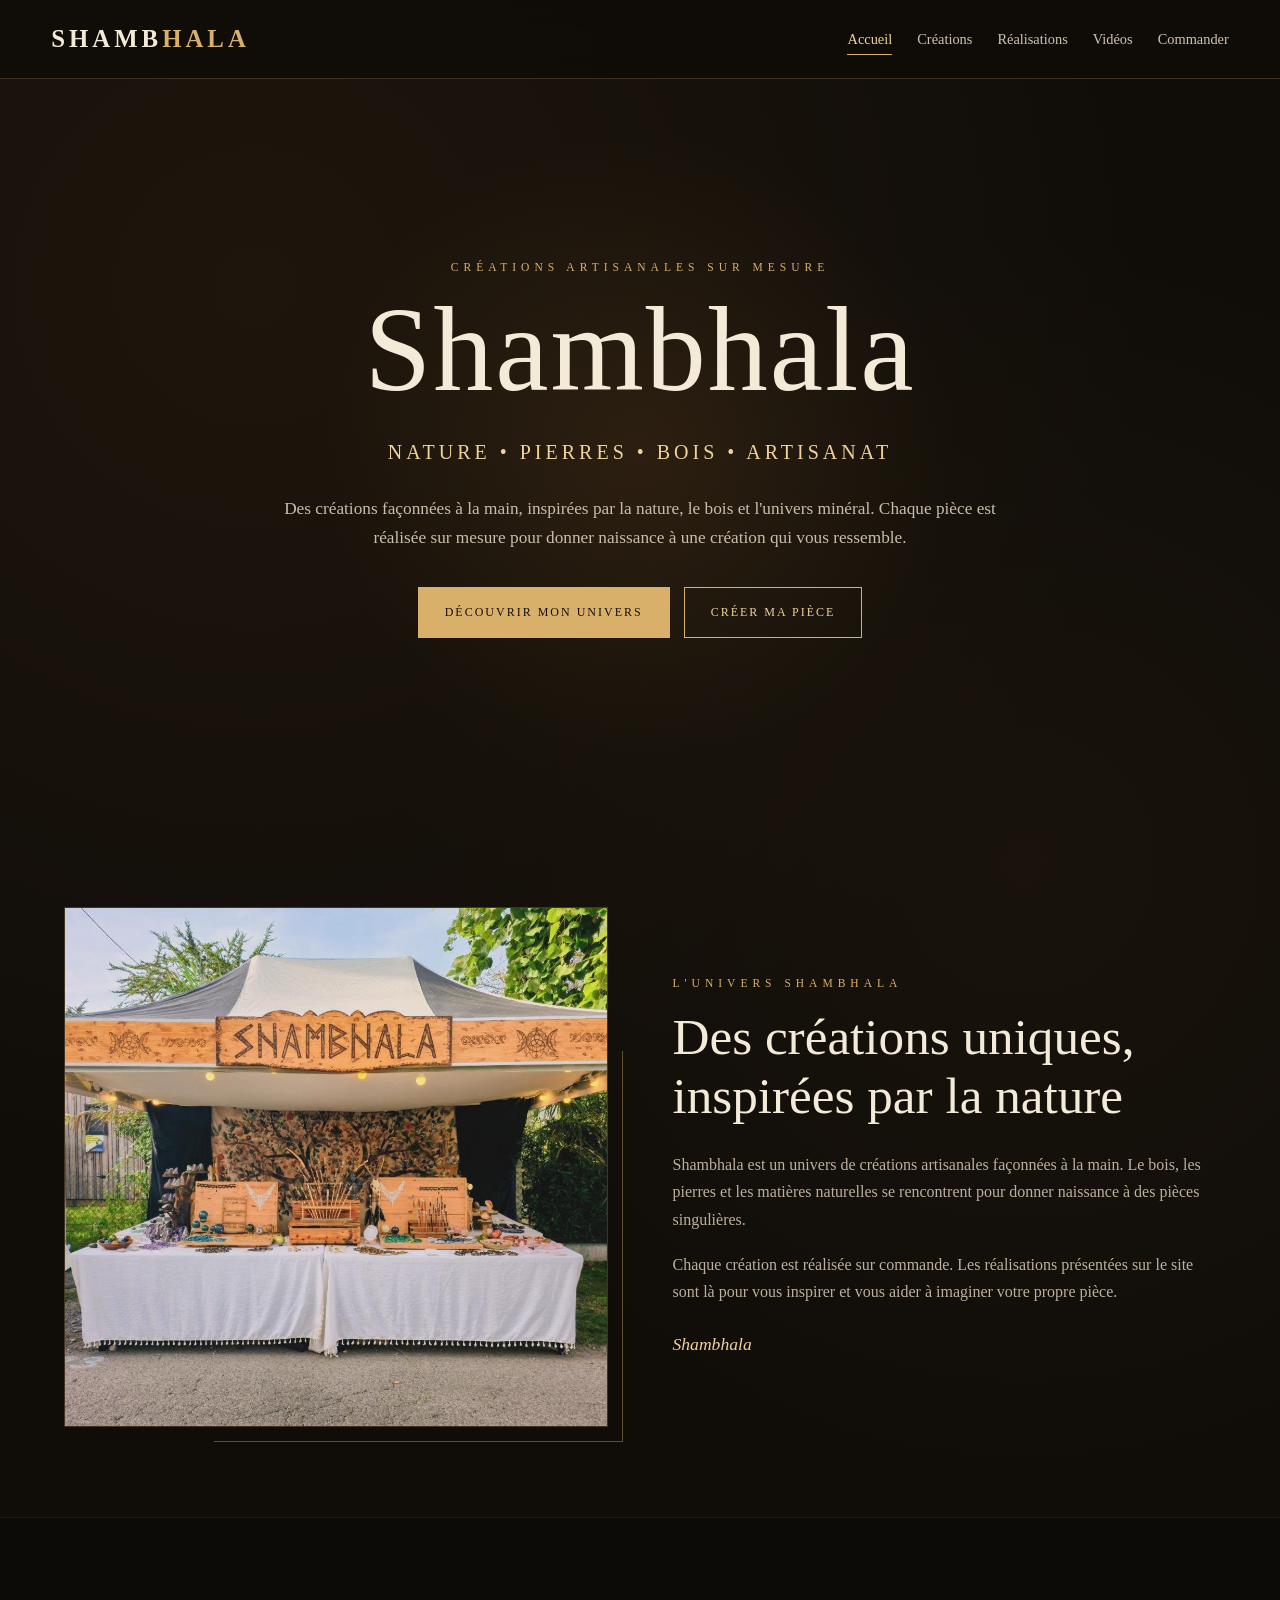
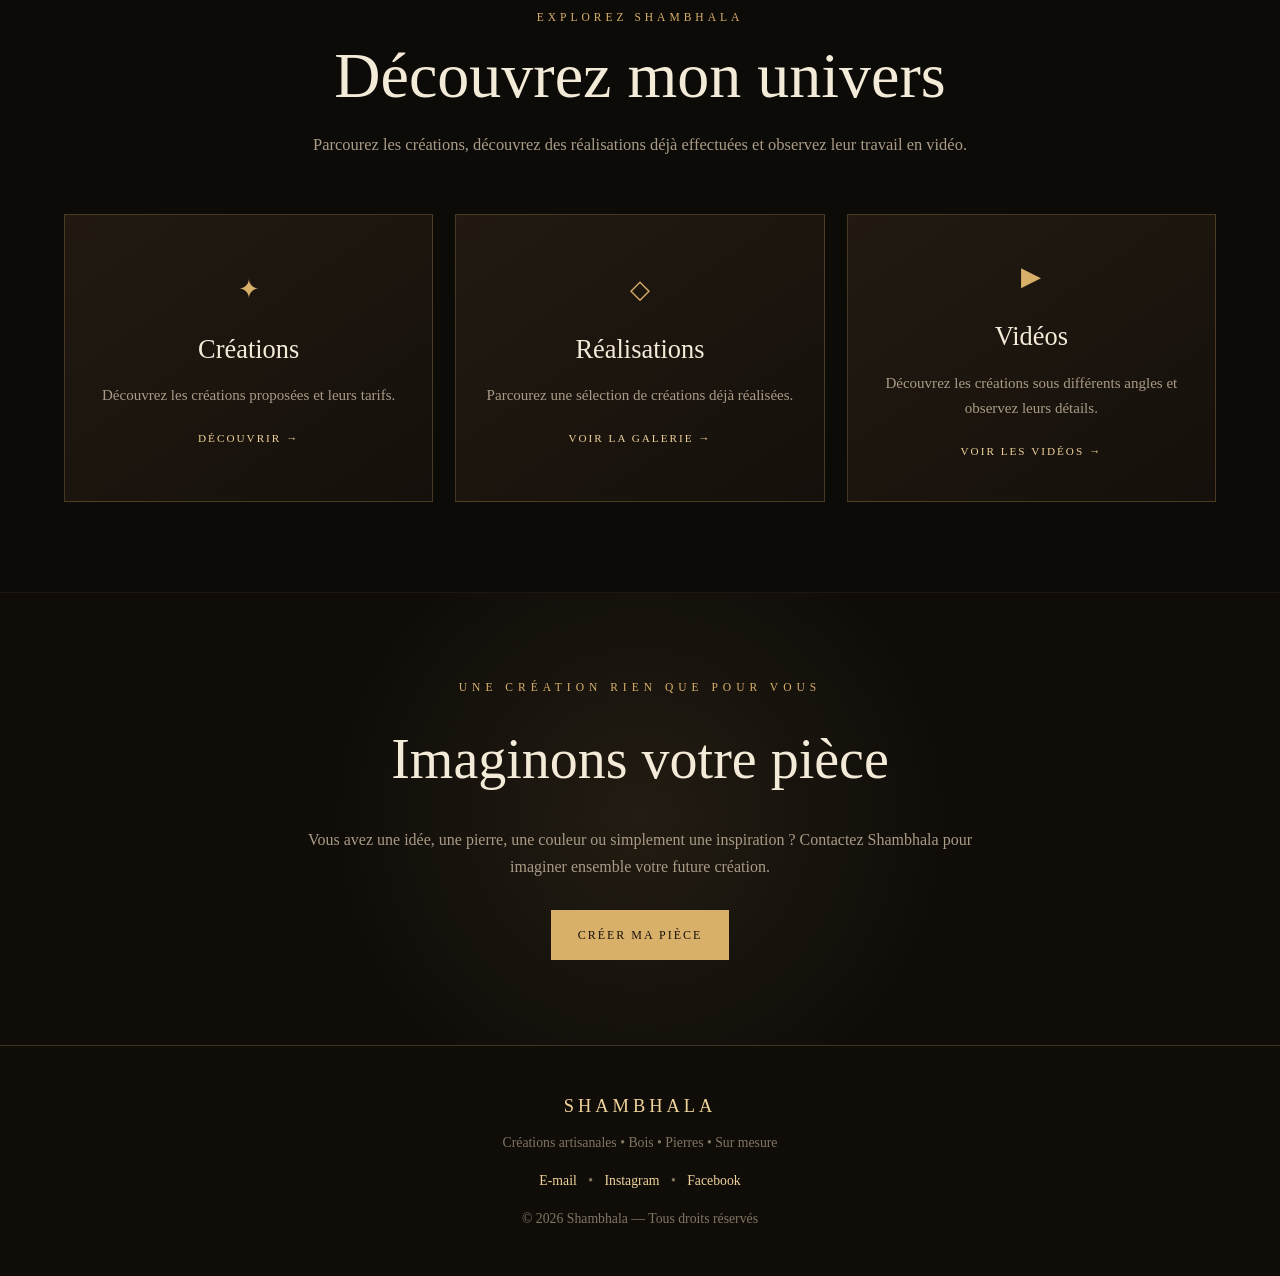
<file: index.html>
<!DOCTYPE html>
<html lang="fr">

<head>
  <meta charset="UTF-8">

  <meta
    name="viewport"
    content="width=device-width, initial-scale=1.0"
  >

  <title>Shambhala | Créations artisanales sur mesure</title>

  <meta
    name="description"
    content="Shambhala crée des pièces artisanales sur mesure inspirées par la nature, le bois et les pierres."
  >

  <link rel="stylesheet" href="style.css">


  <!-- =========================================
       CORRECTIONS SPÉCIALES TÉLÉPHONE
  ========================================== -->

  <style>

    /* Sécurité générale contre les débordements */

    html,
    body {
      max-width: 100%;
      overflow-x: hidden;
    }


    /* =========================================
       VERSION SMARTPHONE
    ========================================== */

    @media screen and (max-width: 680px) {

      /* HERO */

      .hero {
        width: 100%;
        min-height: auto;
        padding: 75px 0 65px;
        overflow: hidden;
      }


      .hero-content {
        width: 100%;
        max-width: 100%;
        padding-left: 20px;
        padding-right: 20px;
        box-sizing: border-box;
        margin: 0 auto;
        text-align: center;
      }


      /* CRÉATIONS ARTISANALES SUR MESURE */

      .hero .petit-titre {
        font-size: 0.70rem !important;
        letter-spacing: 0.28em !important;
        line-height: 1.8 !important;
        padding: 0 8px;
      }


      /* TITRE SHAMBHALA */

      .hero h1 {
        display: block !important;

        width: 100% !important;
        max-width: 100% !important;

        margin:
          28px auto
          25px auto !important;

        padding: 0 !important;

        font-size: 13.5vw !important;
        line-height: 1 !important;

        letter-spacing: -0.045em !important;

        white-space: nowrap !important;

        text-align: center !important;

        box-sizing: border-box !important;
      }


      /* NATURE • PIERRES • BOIS • ARTISANAT */

      .hero-sous-titre {
        font-size: 0.70rem !important;
        letter-spacing: 0.12em !important;
        line-height: 1.8 !important;

        padding: 0 5px;

        text-align: center;
      }


      /* TEXTE DE PRÉSENTATION */

      .hero-content > p {
        font-size: 0.93rem !important;
        line-height: 1.75 !important;

        max-width: 340px;

        margin-left: auto;
        margin-right: auto;
      }


      /* BOUTONS */

      .hero .boutons {
        width: 100%;
        display: flex;
        flex-direction: column;
        gap: 14px;
      }


      .hero .btn {
        width: 100%;
        box-sizing: border-box;

        font-size: 0.76rem !important;

        padding:
          15px
          12px !important;
      }


      /* TITRES DES SECTIONS */

      .titre-section h2 {
        font-size: 1.8rem;
        line-height: 1.15;
      }


      /* PRÉSENTATION */

      .presentation-texte h2 {
        font-size: 1.8rem;
        line-height: 1.15;
      }

    }


    /* =========================================
       PETITS SMARTPHONES
    ========================================== */

    @media screen and (max-width: 420px) {

      .hero h1 {
        font-size: 12.8vw !important;
        letter-spacing: -0.055em !important;
      }


      .hero .petit-titre {
        font-size: 0.65rem !important;
      }


      .hero-sous-titre {
        font-size: 0.65rem !important;
      }

    }

  </style>

</head>


<body>


  <!-- =========================================
       MENU
  ========================================== -->

  <header>

    <nav>

      <a href="index.html" class="logo">
        SHAMB<span>HALA</span>
      </a>


      <ul class="nav-links">

        <li>
          <a href="index.html" class="active">
            Accueil
          </a>
        </li>

        <li>
          <a href="creations.html">
            Créations
          </a>
        </li>

        <li>
          <a href="realisations.html">
            Réalisations
          </a>
        </li>

        <li>
          <a href="videos.html">
            Vidéos
          </a>
        </li>

        <li>
          <a href="commande.html">
            Commander
          </a>
        </li>

      </ul>

    </nav>

  </header>



  <!-- =========================================
       ACCUEIL
  ========================================== -->

  <main class="hero">

    <div class="hero-content">


      <div class="petit-titre">
        Créations artisanales sur mesure
      </div>


      <h1>
        Shambhala
      </h1>


      <div class="hero-sous-titre">
        NATURE • PIERRES • BOIS • ARTISANAT
      </div>


      <p>
        Des créations façonnées à la main,
        inspirées par la nature,
        le bois et l'univers minéral.

        Chaque pièce est réalisée sur mesure
        pour donner naissance à une création
        qui vous ressemble.
      </p>


      <div class="boutons">

        <a
          href="realisations.html"
          class="btn"
        >
          Découvrir mon univers
        </a>


        <a
          href="commande.html"
          class="btn btn-contour"
        >
          Créer ma pièce
        </a>

      </div>

    </div>

  </main>



  <!-- =========================================
       PRÉSENTATION
  ========================================== -->

  <section class="section">

    <div class="container">


      <div class="presentation">


        <div class="presentation-photo">

          <img
            src="800259135_18182770324420746_8219150036893580087_n.jpg"
            alt="Univers artisanal Shambhala"
          >

        </div>


        <div class="presentation-texte">


          <div class="petit-titre">
            L'univers Shambhala
          </div>


          <h2>
            Des créations uniques,
            inspirées par la nature
          </h2>


          <p>
            Shambhala est un univers de créations
            artisanales façonnées à la main.

            Le bois, les pierres et les matières
            naturelles se rencontrent pour donner
            naissance à des pièces singulières.
          </p>


          <p>
            Chaque création est réalisée
            sur commande.

            Les réalisations présentées sur le site
            sont là pour vous inspirer et vous aider
            à imaginer votre propre pièce.
          </p>


          <div class="signature">
            Shambhala
          </div>


        </div>

      </div>

    </div>

  </section>



  <!-- =========================================
       DÉCOUVRIR LE SITE
  ========================================== -->

  <section class="section section-sombre">

    <div class="container">


      <div class="titre-section">

        <div class="mini">
          Explorez Shambhala
        </div>


        <h2>
          Découvrez mon univers
        </h2>


        <p>
          Parcourez les créations,
          découvrez des réalisations déjà effectuées
          et observez leur travail en vidéo.
        </p>

      </div>



      <div class="navigation-cartes">


        <!-- CRÉATIONS -->

        <a
          href="creations.html"
          class="navigation-carte"
        >

          <div class="icone">
            ✦
          </div>


          <h3>
            Créations
          </h3>


          <p>
            Découvrez les créations proposées
            et leurs tarifs.
          </p>


          <span class="decouvrir">
            Découvrir →
          </span>

        </a>



        <!-- RÉALISATIONS -->

        <a
          href="realisations.html"
          class="navigation-carte"
        >

          <div class="icone">
            ◇
          </div>


          <h3>
            Réalisations
          </h3>


          <p>
            Parcourez une sélection
            de créations déjà réalisées.
          </p>


          <span class="decouvrir">
            Voir la galerie →
          </span>

        </a>



        <!-- VIDÉOS -->

        <a
          href="videos.html"
          class="navigation-carte"
        >

          <div class="icone">
            ▶
          </div>


          <h3>
            Vidéos
          </h3>


          <p>
            Découvrez les créations
            sous différents angles
            et observez leurs détails.
          </p>


          <span class="decouvrir">
            Voir les vidéos →
          </span>

        </a>


      </div>

    </div>

  </section>



  <!-- =========================================
       CRÉATION SUR MESURE
  ========================================== -->

  <section class="cta">

    <div class="container">


      <div class="petit-titre">
        Une création rien que pour vous
      </div>


      <h2>
        Imaginons votre pièce
      </h2>


      <p>
        Vous avez une idée,
        une pierre,
        une couleur
        ou simplement une inspiration ?

        Contactez Shambhala
        pour imaginer ensemble
        votre future création.
      </p>


      <div class="boutons">

        <a
          href="commande.html"
          class="btn"
        >
          Créer ma pièce
        </a>

      </div>


    </div>

  </section>



  <!-- =========================================
       FOOTER
  ========================================== -->

  <footer>

    <div class="container">


      <div class="footer-logo">
        SHAMBHALA
      </div>


      <p>
        Créations artisanales • Bois • Pierres • Sur mesure
      </p>


      <div class="footer-liens">


        <a href="mailto:Shambhalauniverse@gmail.com">
          E-mail
        </a>


        •


        <a
          href="https://www.instagram.com/shambhalauniverse?stkn=azVxcGFlYjRweXJx"
          target="_blank"
          rel="noopener noreferrer"
        >
          Instagram
        </a>


        •


        <a
          href="https://www.facebook.com/profile.php?id=61575640141651"
          target="_blank"
          rel="noopener noreferrer"
        >
          Facebook
        </a>


      </div>


      <p style="margin-top:15px;">
        © 2026 Shambhala — Tous droits réservés
      </p>


    </div>

  </footer>


</body>

</html>
</file>
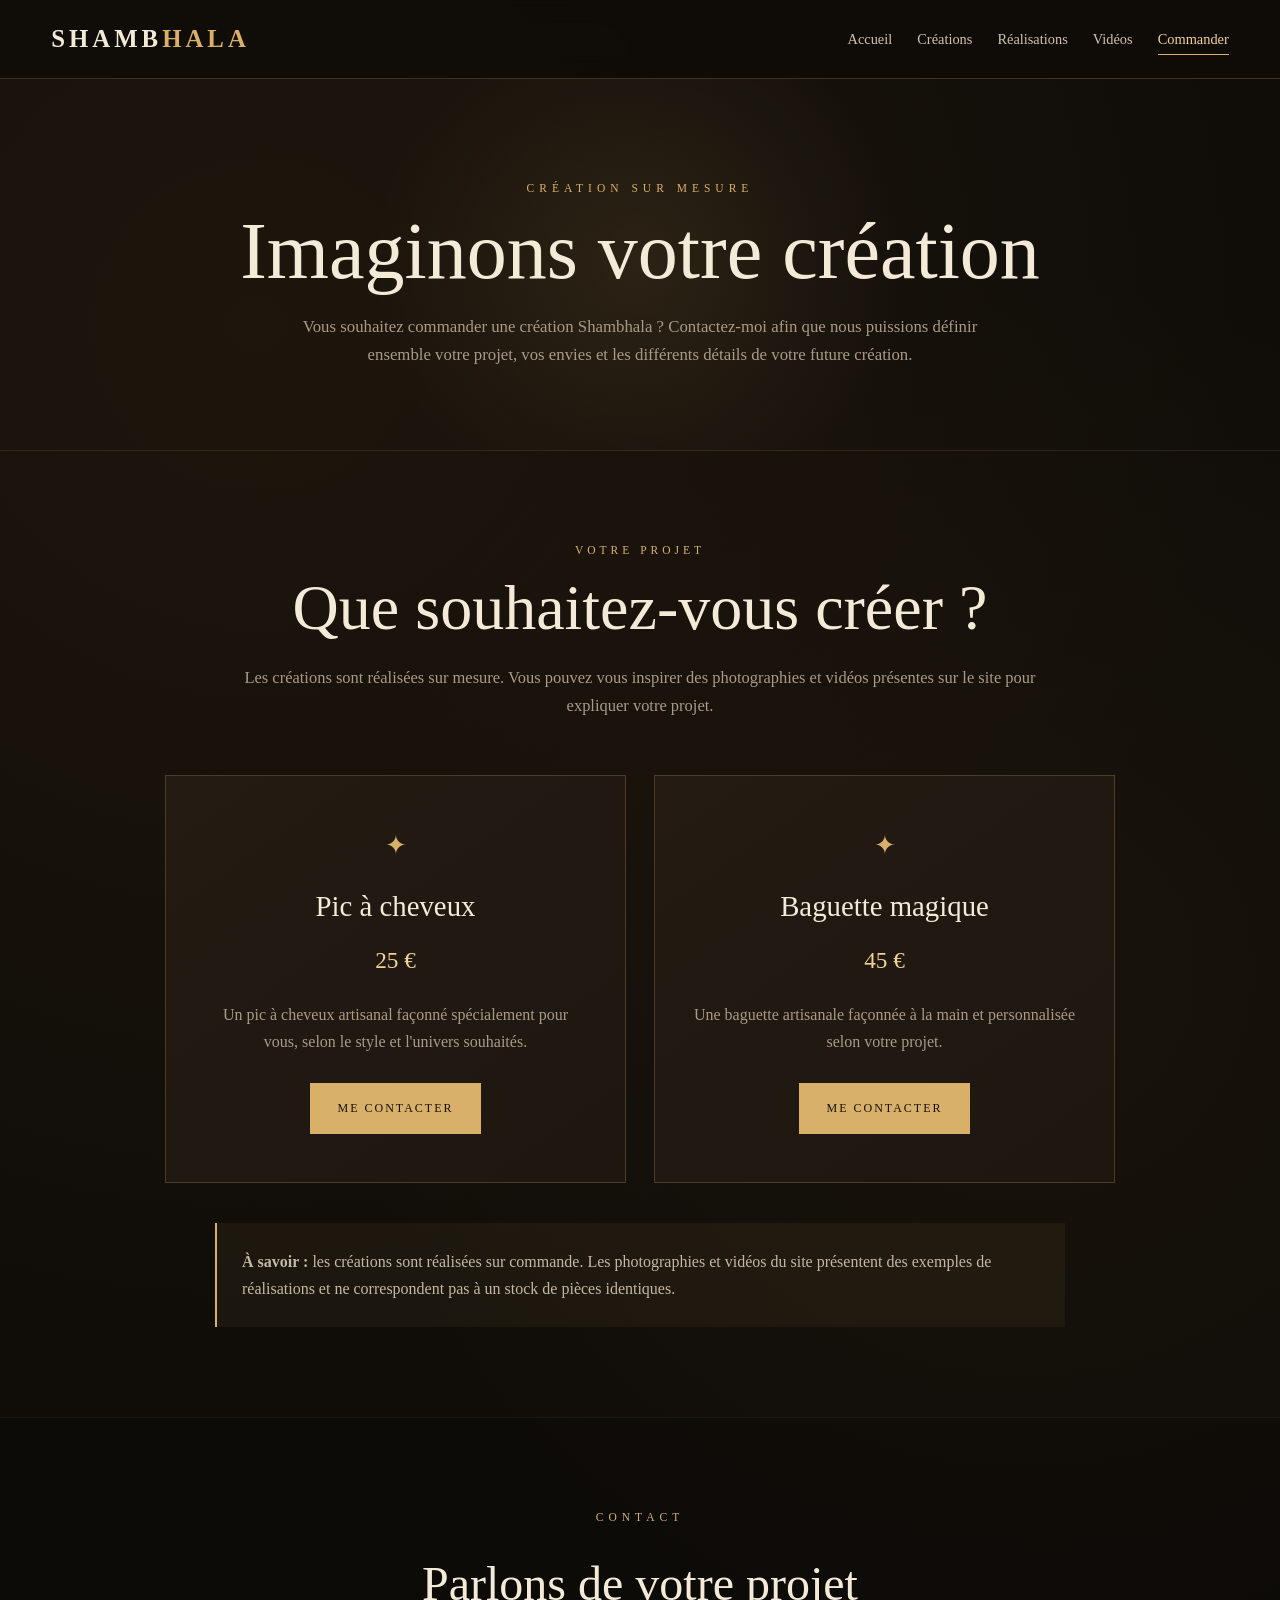
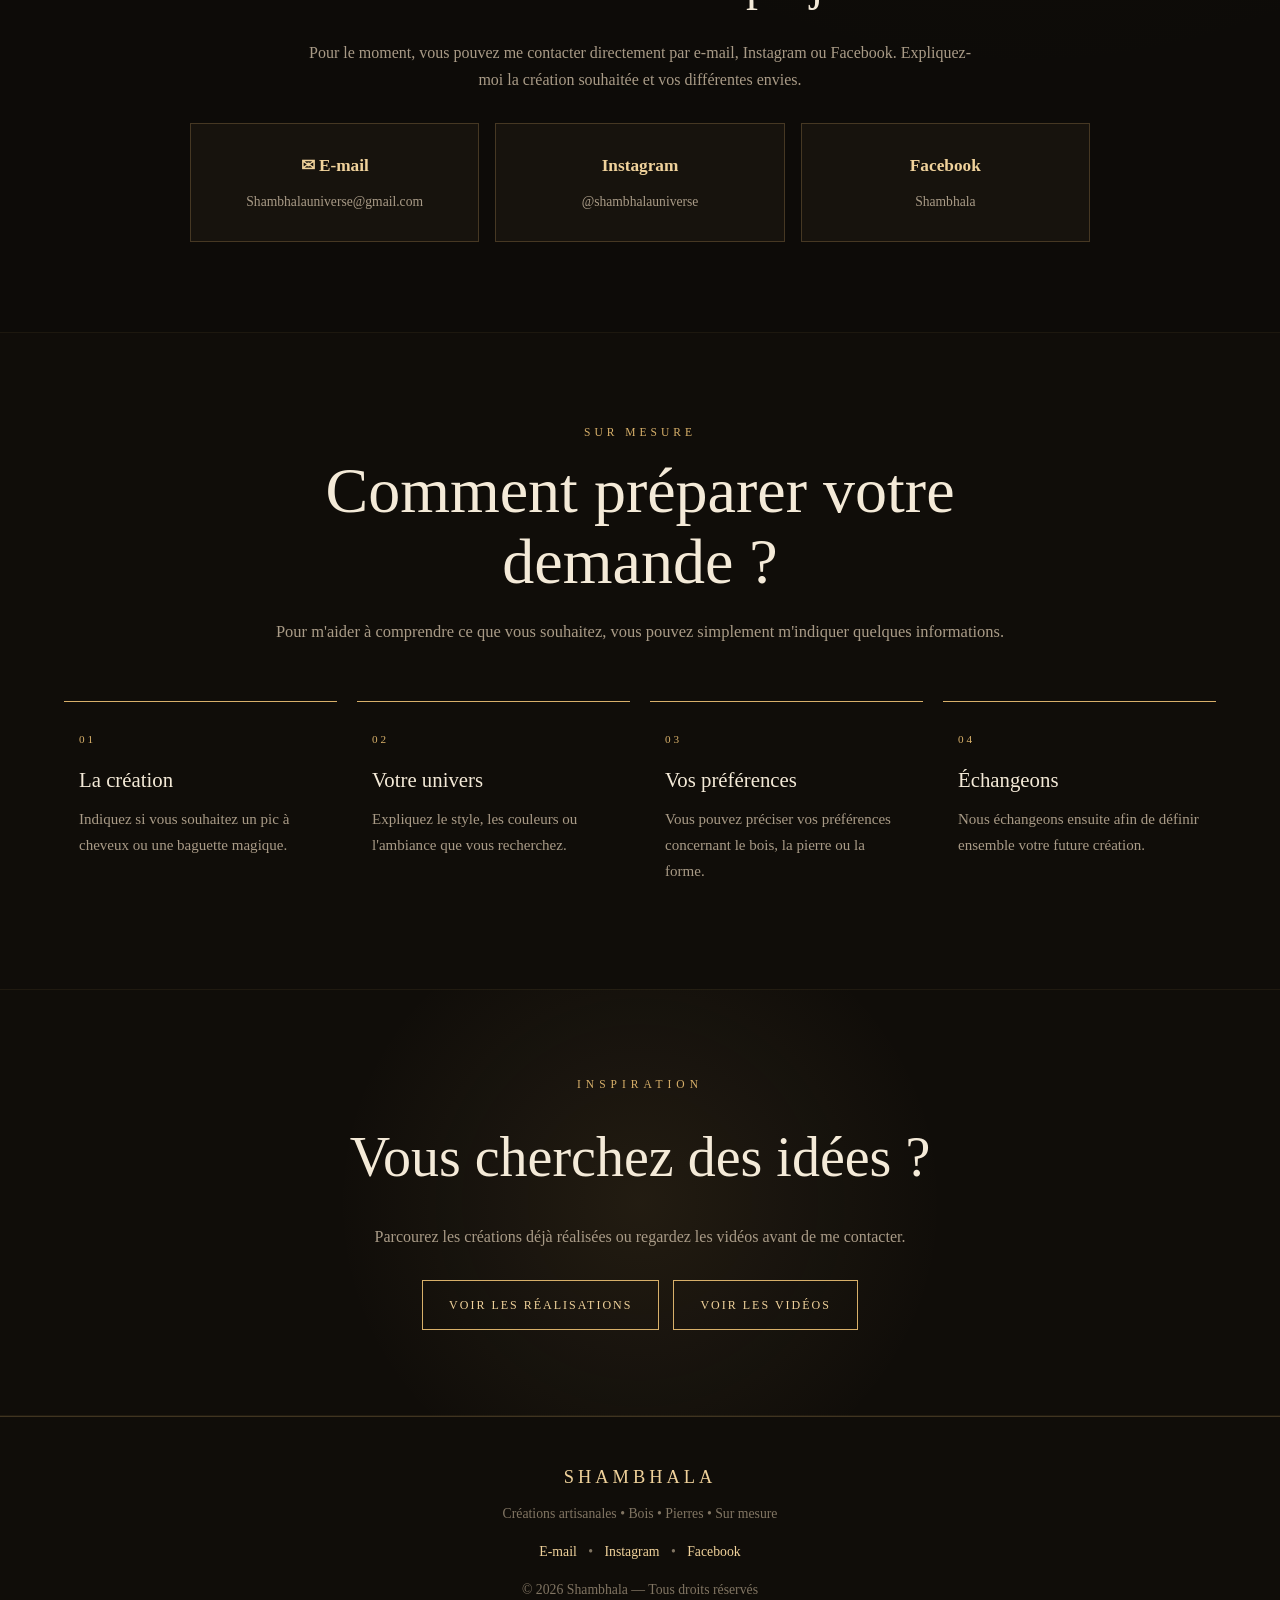
<file: commande.html>
<!DOCTYPE html>
<html lang="fr">

<head>
  <meta charset="UTF-8">
  <meta name="viewport" content="width=device-width, initial-scale=1.0">

  <title>Commander | Shambhala</title>

  <meta
    name="description"
    content="Contactez Shambhala pour imaginer et commander votre création artisanale sur mesure."
  >

  <link rel="stylesheet" href="style.css">
</head>


<body>

  <!-- =========================
       MENU
  ========================== -->

  <header>

    <nav>

      <a href="index.html" class="logo">
        SHAMB<span>HALA</span>
      </a>

      <ul class="nav-links">

        <li>
          <a href="index.html">
            Accueil
          </a>
        </li>

        <li>
          <a href="creations.html">
            Créations
          </a>
        </li>

        <li>
          <a href="realisations.html">
            Réalisations
          </a>
        </li>

        <li>
          <a href="videos.html">
            Vidéos
          </a>
        </li>

        <li>
          <a href="commande.html" class="active">
            Commander
          </a>
        </li>

      </ul>

    </nav>

  </header>


  <!-- =========================
       TITRE
  ========================== -->

  <main class="page-hero">

    <div class="container">

      <div class="petit-titre">
        Création sur mesure
      </div>

      <h1>
        Imaginons votre création
      </h1>

      <p>
        Vous souhaitez commander une création Shambhala ?

        Contactez-moi afin que nous puissions
        définir ensemble votre projet,
        vos envies et les différents détails
        de votre future création.
      </p>

    </div>

  </main>


  <!-- =========================
       CHOIX DE LA CREATION
  ========================== -->

  <section class="section">

    <div class="container">

      <div class="titre-section">

        <div class="mini">
          Votre projet
        </div>

        <h2>
          Que souhaitez-vous créer ?
        </h2>

        <p>
          Les créations sont réalisées sur mesure.
          Vous pouvez vous inspirer des photographies
          et vidéos présentes sur le site
          pour expliquer votre projet.
        </p>

      </div>


      <div class="creation-grid">


        <!-- PIC A CHEVEUX -->

        <article class="creation-card">

          <h2>
            Pic à cheveux
          </h2>

          <div class="prix">
            25 €
          </div>

          <p>
            Un pic à cheveux artisanal
            façonné spécialement pour vous,
            selon le style et l'univers souhaités.
          </p>

          <a
            href="mailto:Shambhalauniverse@gmail.com?subject=Demande%20Pic%20%C3%A0%20cheveux%20Shambhala"
            class="btn"
          >
            Me contacter
          </a>

        </article>


        <!-- BAGUETTE MAGIQUE -->

        <article class="creation-card">

          <h2>
            Baguette magique
          </h2>

          <div class="prix">
            45 €
          </div>

          <p>
            Une baguette artisanale
            façonnée à la main
            et personnalisée selon votre projet.
          </p>

          <a
            href="mailto:Shambhalauniverse@gmail.com?subject=Demande%20Baguette%20magique%20Shambhala"
            class="btn"
          >
            Me contacter
          </a>

        </article>

      </div>


      <div class="important">

        <strong>À savoir :</strong>

        les créations sont réalisées sur commande.
        Les photographies et vidéos du site
        présentent des exemples de réalisations
        et ne correspondent pas à un stock
        de pièces identiques.

      </div>

    </div>

  </section>


  <!-- =========================
       CONTACT
  ========================== -->

  <section class="section section-sombre">

    <div class="container">

      <div class="contact-direct">

        <div class="petit-titre">
          Contact
        </div>

        <h2>
          Parlons de votre projet
        </h2>

        <p>
          Pour le moment, vous pouvez me contacter
          directement par e-mail,
          Instagram ou Facebook.

          Expliquez-moi la création souhaitée
          et vos différentes envies.
        </p>


        <div class="reseaux">


          <!-- EMAIL -->

          <a
            class="reseau"
            href="mailto:Shambhalauniverse@gmail.com"
          >

            <strong>
              ✉ E-mail
            </strong>

            <span>
              Shambhalauniverse@gmail.com
            </span>

          </a>


          <!-- INSTAGRAM -->

          <a
            class="reseau"
            href="https://www.instagram.com/shambhalauniverse?stkn=azVxcGFlYjRweXJx"
            target="_blank"
            rel="noopener noreferrer"
          >

            <strong>
              Instagram
            </strong>

            <span>
              @shambhalauniverse
            </span>

          </a>


          <!-- FACEBOOK -->

          <a
            class="reseau"
            href="https://www.facebook.com/profile.php?id=61575640141651"
            target="_blank"
            rel="noopener noreferrer"
          >

            <strong>
              Facebook
            </strong>

            <span>
              Shambhala
            </span>

          </a>

        </div>

      </div>

    </div>

  </section>


  <!-- =========================
       COMMENT COMMANDER
  ========================== -->

  <section class="section">

    <div class="container">

      <div class="titre-section">

        <div class="mini">
          Sur mesure
        </div>

        <h2>
          Comment préparer votre demande ?
        </h2>

        <p>
          Pour m'aider à comprendre
          ce que vous souhaitez,
          vous pouvez simplement m'indiquer
          quelques informations.
        </p>

      </div>


      <div class="etapes">


        <div class="etape">

          <div class="etape-numero">
            01
          </div>

          <h3>
            La création
          </h3>

          <p>
            Indiquez si vous souhaitez
            un pic à cheveux
            ou une baguette magique.
          </p>

        </div>


        <div class="etape">

          <div class="etape-numero">
            02
          </div>

          <h3>
            Votre univers
          </h3>

          <p>
            Expliquez le style,
            les couleurs ou l'ambiance
            que vous recherchez.
          </p>

        </div>


        <div class="etape">

          <div class="etape-numero">
            03
          </div>

          <h3>
            Vos préférences
          </h3>

          <p>
            Vous pouvez préciser
            vos préférences concernant
            le bois, la pierre ou la forme.
          </p>

        </div>


        <div class="etape">

          <div class="etape-numero">
            04
          </div>

          <h3>
            Échangeons
          </h3>

          <p>
            Nous échangeons ensuite
            afin de définir ensemble
            votre future création.
          </p>

        </div>

      </div>

    </div>

  </section>


  <!-- =========================
       GALERIE
  ========================== -->

  <section class="cta section-sombre">

    <div class="container">

      <div class="petit-titre">
        Inspiration
      </div>

      <h2>
        Vous cherchez des idées ?
      </h2>

      <p>
        Parcourez les créations déjà réalisées
        ou regardez les vidéos
        avant de me contacter.
      </p>

      <div class="boutons">

        <a
          href="realisations.html"
          class="btn btn-contour"
        >
          Voir les réalisations
        </a>

        <a
          href="videos.html"
          class="btn btn-contour"
        >
          Voir les vidéos
        </a>

      </div>

    </div>

  </section>


  <!-- =========================
       FOOTER
  ========================== -->

  <footer>

    <div class="container">

      <div class="footer-logo">
        SHAMBHALA
      </div>

      <p>
        Créations artisanales • Bois • Pierres • Sur mesure
      </p>

      <div class="footer-liens">

        <a href="mailto:Shambhalauniverse@gmail.com">
          E-mail
        </a>

        •

        <a
          href="https://www.instagram.com/shambhalauniverse?stkn=azVxcGFlYjRweXJx"
          target="_blank"
          rel="noopener noreferrer"
        >
          Instagram
        </a>

        •

        <a
          href="https://www.facebook.com/profile.php?id=61575640141651"
          target="_blank"
          rel="noopener noreferrer"
        >
          Facebook
        </a>

      </div>

      <p style="margin-top:15px;">
        © 2026 Shambhala — Tous droits réservés
      </p>

    </div>

  </footer>


</body>

</html>
</file>
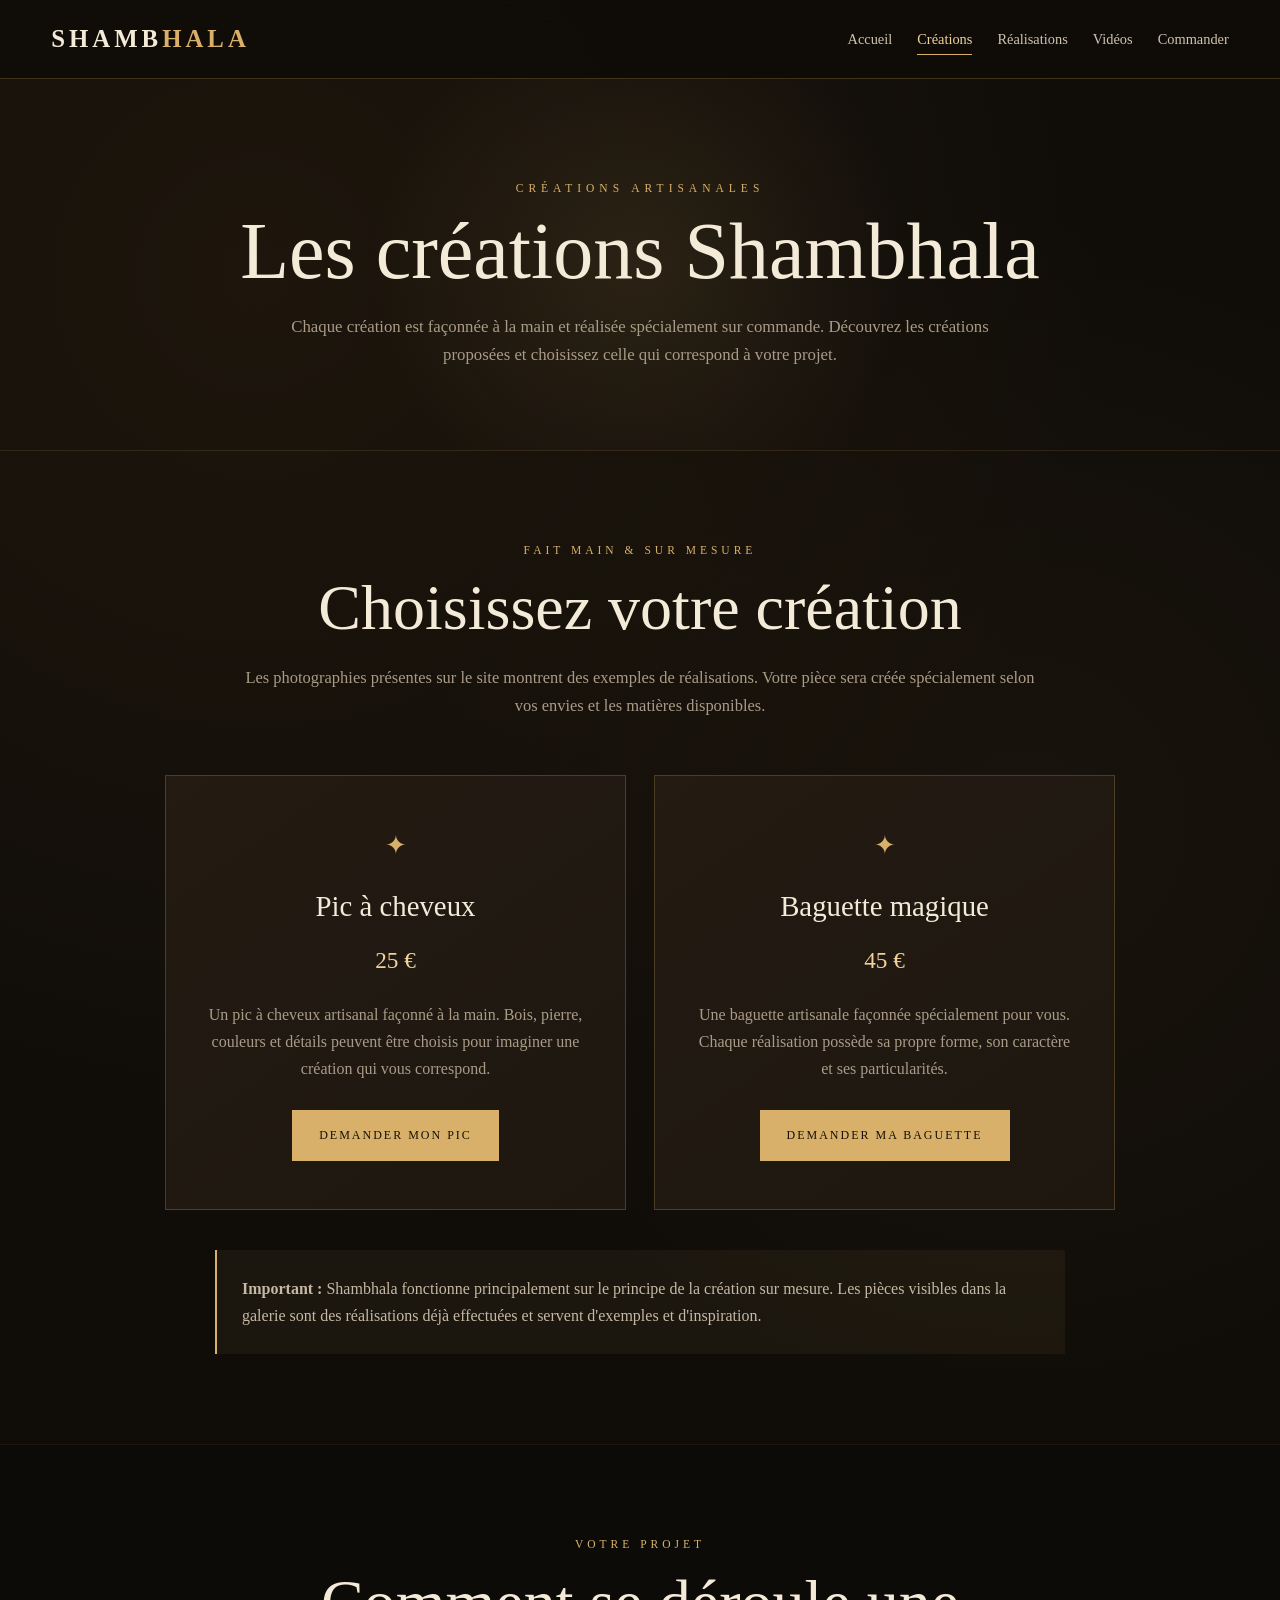
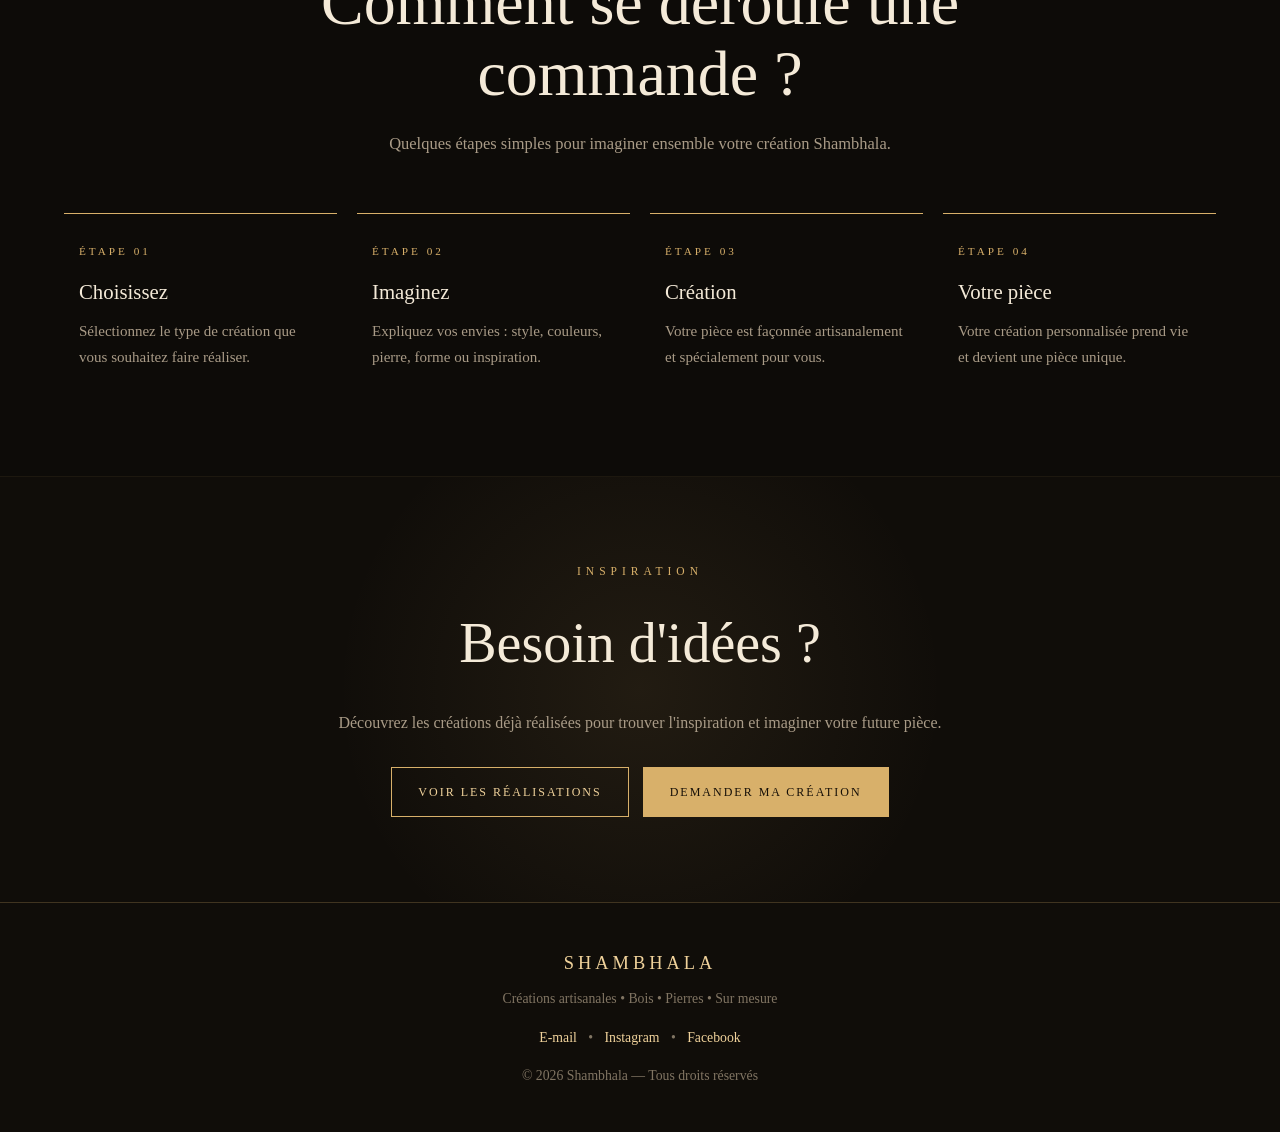
<file: creations.html>
<!DOCTYPE html>
<html lang="fr">

<head>
  <meta charset="UTF-8">
  <meta name="viewport" content="width=device-width, initial-scale=1.0">

  <title>Créations | Shambhala</title>

  <meta
    name="description"
    content="Découvrez les créations artisanales Shambhala réalisées sur mesure : pics à cheveux et baguettes magiques."
  >

  <link rel="stylesheet" href="style.css">
</head>


<body>

  <!-- =========================
       MENU
  ========================== -->

  <header>

    <nav>

      <a href="index.html" class="logo">
        SHAMB<span>HALA</span>
      </a>

      <ul class="nav-links">

        <li>
          <a href="index.html">
            Accueil
          </a>
        </li>

        <li>
          <a href="creations.html" class="active">
            Créations
          </a>
        </li>

        <li>
          <a href="realisations.html">
            Réalisations
          </a>
        </li>

        <li>
          <a href="videos.html">
            Vidéos
          </a>
        </li>

        <li>
          <a href="commande.html">
            Commander
          </a>
        </li>

      </ul>

    </nav>

  </header>


  <!-- =========================
       TITRE DE LA PAGE
  ========================== -->

  <main class="page-hero">

    <div class="container">

      <div class="petit-titre">
        Créations artisanales
      </div>

      <h1>
        Les créations Shambhala
      </h1>

      <p>
        Chaque création est façonnée à la main
        et réalisée spécialement sur commande.

        Découvrez les créations proposées
        et choisissez celle qui correspond
        à votre projet.
      </p>

    </div>

  </main>


  <!-- =========================
       CREATIONS
  ========================== -->

  <section class="section">

    <div class="container">

      <div class="titre-section">

        <div class="mini">
          Fait main & sur mesure
        </div>

        <h2>
          Choisissez votre création
        </h2>

        <p>
          Les photographies présentes sur le site
          montrent des exemples de réalisations.

          Votre pièce sera créée spécialement
          selon vos envies et les matières disponibles.
        </p>

      </div>


      <div class="creation-grid">


        <!-- PIC A CHEVEUX -->

        <article class="creation-card">

          <h2>
            Pic à cheveux
          </h2>

          <div class="prix">
            25 €
          </div>

          <p>
            Un pic à cheveux artisanal
            façonné à la main.

            Bois, pierre, couleurs et détails
            peuvent être choisis pour imaginer
            une création qui vous correspond.
          </p>

          <a
            href="commande.html"
            class="btn"
          >
            Demander mon pic
          </a>

        </article>


        <!-- BAGUETTE MAGIQUE -->

        <article class="creation-card">

          <h2>
            Baguette magique
          </h2>

          <div class="prix">
            45 €
          </div>

          <p>
            Une baguette artisanale
            façonnée spécialement pour vous.

            Chaque réalisation possède
            sa propre forme,
            son caractère
            et ses particularités.
          </p>

          <a
            href="commande.html"
            class="btn"
          >
            Demander ma baguette
          </a>

        </article>

      </div>


      <div class="important">

        <strong>Important :</strong>

        Shambhala fonctionne principalement
        sur le principe de la création sur mesure.

        Les pièces visibles dans la galerie
        sont des réalisations déjà effectuées
        et servent d'exemples et d'inspiration.

      </div>

    </div>

  </section>


  <!-- =========================
       COMMENT ÇA MARCHE
  ========================== -->

  <section class="section section-sombre">

    <div class="container">

      <div class="titre-section">

        <div class="mini">
          Votre projet
        </div>

        <h2>
          Comment se déroule une commande ?
        </h2>

        <p>
          Quelques étapes simples
          pour imaginer ensemble
          votre création Shambhala.
        </p>

      </div>


      <div class="etapes">


        <div class="etape">

          <div class="etape-numero">
            ÉTAPE 01
          </div>

          <h3>
            Choisissez
          </h3>

          <p>
            Sélectionnez le type de création
            que vous souhaitez faire réaliser.
          </p>

        </div>


        <div class="etape">

          <div class="etape-numero">
            ÉTAPE 02
          </div>

          <h3>
            Imaginez
          </h3>

          <p>
            Expliquez vos envies :
            style, couleurs, pierre,
            forme ou inspiration.
          </p>

        </div>


        <div class="etape">

          <div class="etape-numero">
            ÉTAPE 03
          </div>

          <h3>
            Création
          </h3>

          <p>
            Votre pièce est façonnée
            artisanalement
            et spécialement pour vous.
          </p>

        </div>


        <div class="etape">

          <div class="etape-numero">
            ÉTAPE 04
          </div>

          <h3>
            Votre pièce
          </h3>

          <p>
            Votre création personnalisée
            prend vie et devient
            une pièce unique.
          </p>

        </div>

      </div>

    </div>

  </section>


  <!-- =========================
       VOIR LES REALISATIONS
  ========================== -->

  <section class="cta">

    <div class="container">

      <div class="petit-titre">
        Inspiration
      </div>

      <h2>
        Besoin d'idées ?
      </h2>

      <p>
        Découvrez les créations déjà réalisées
        pour trouver l'inspiration
        et imaginer votre future pièce.
      </p>

      <div class="boutons">

        <a
          href="realisations.html"
          class="btn btn-contour"
        >
          Voir les réalisations
        </a>

        <a
          href="commande.html"
          class="btn"
        >
          Demander ma création
        </a>

      </div>

    </div>

  </section>


  <!-- =========================
       FOOTER
  ========================== -->

  <footer>

    <div class="container">

      <div class="footer-logo">
        SHAMBHALA
      </div>

      <p>
        Créations artisanales • Bois • Pierres • Sur mesure
      </p>

      <div class="footer-liens">

        <a href="mailto:Shambhalauniverse@gmail.com">
          E-mail
        </a>

        •

        <a
          href="https://www.instagram.com/shambhalauniverse?stkn=azVxcGFlYjRweXJx"
          target="_blank"
          rel="noopener noreferrer"
        >
          Instagram
        </a>

        •

        <a
          href="https://www.facebook.com/profile.php?id=61575640141651"
          target="_blank"
          rel="noopener noreferrer"
        >
          Facebook
        </a>

      </div>

      <p style="margin-top:15px;">
        © 2026 Shambhala — Tous droits réservés
      </p>

    </div>

  </footer>


</body>

</html>
</file>
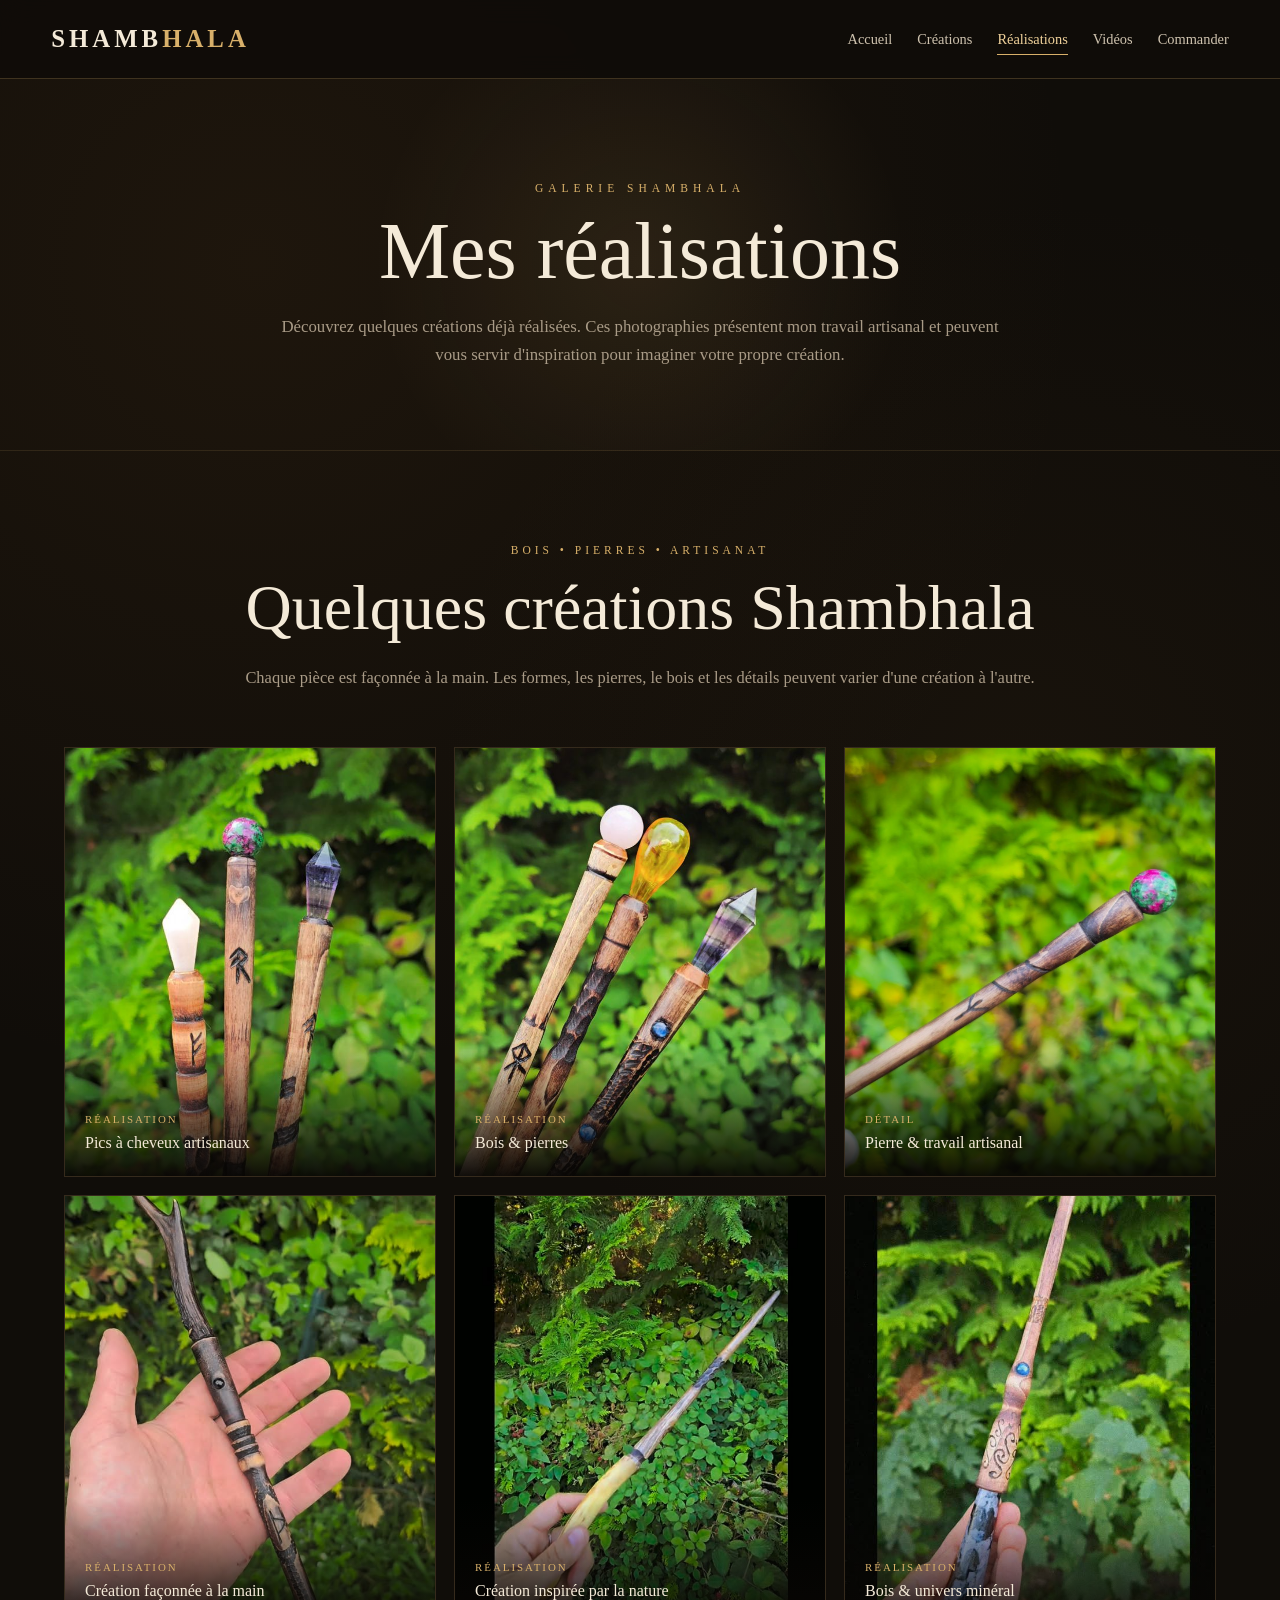
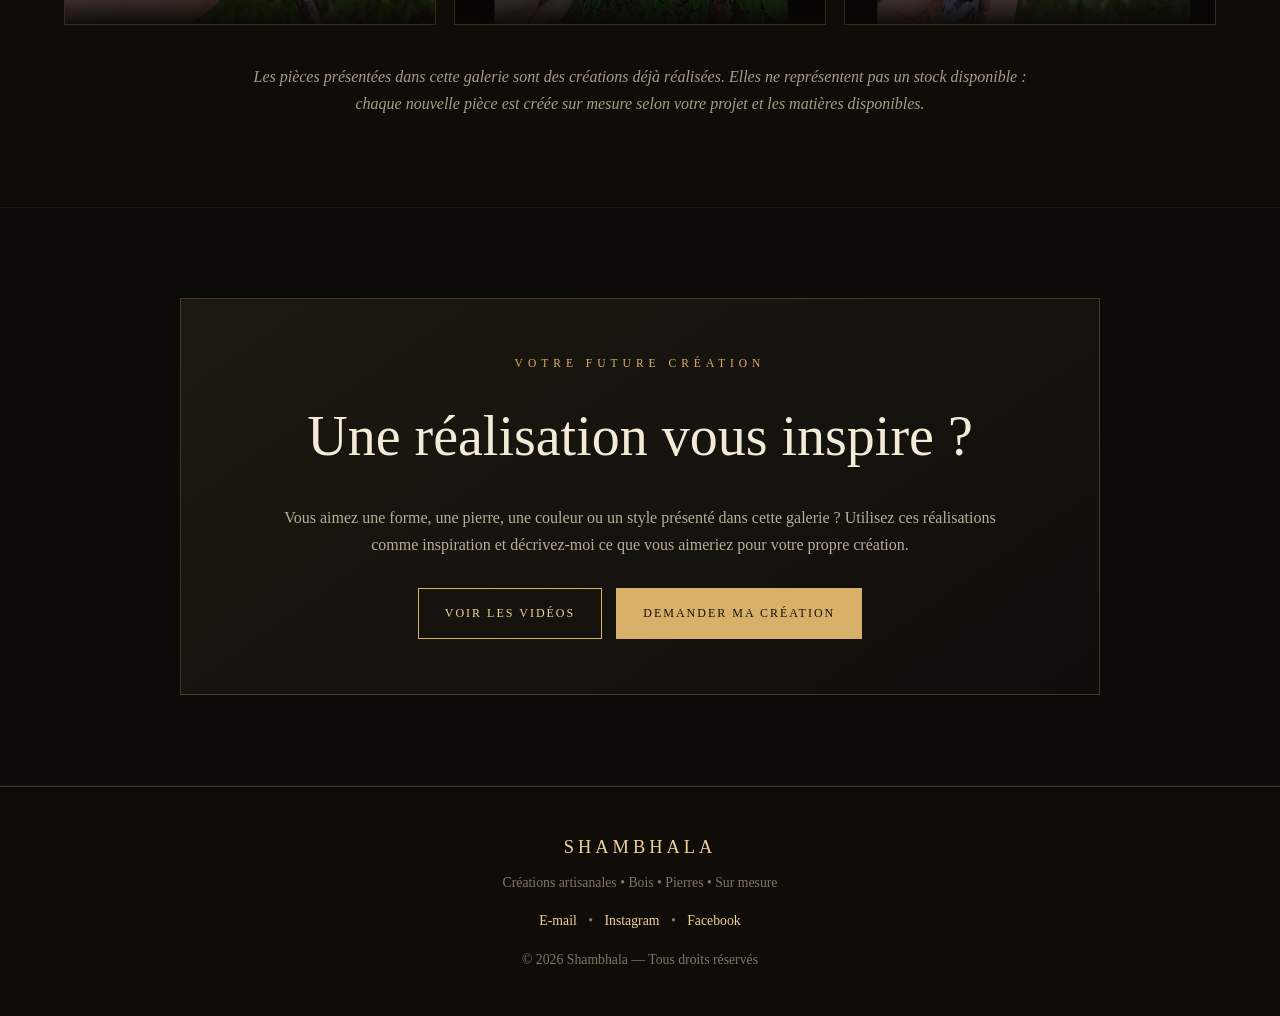
<file: realisations.html>
<!DOCTYPE html>
<html lang="fr">

<head>
  <meta charset="UTF-8">
  <meta name="viewport" content="width=device-width, initial-scale=1.0">

  <title>Réalisations | Shambhala</title>

  <meta
    name="description"
    content="Découvrez quelques créations artisanales Shambhala déjà réalisées en bois et pierres."
  >

  <link rel="stylesheet" href="style.css">
</head>


<body>

  <!-- =========================
       MENU
  ========================== -->

  <header>

    <nav>

      <a href="index.html" class="logo">
        SHAMB<span>HALA</span>
      </a>

      <ul class="nav-links">

        <li>
          <a href="index.html">
            Accueil
          </a>
        </li>

        <li>
          <a href="creations.html">
            Créations
          </a>
        </li>

        <li>
          <a href="realisations.html" class="active">
            Réalisations
          </a>
        </li>

        <li>
          <a href="videos.html">
            Vidéos
          </a>
        </li>

        <li>
          <a href="commande.html">
            Commander
          </a>
        </li>

      </ul>

    </nav>

  </header>


  <!-- =========================
       TITRE
  ========================== -->

  <main class="page-hero">

    <div class="container">

      <div class="petit-titre">
        Galerie Shambhala
      </div>

      <h1>
        Mes réalisations
      </h1>

      <p>
        Découvrez quelques créations
        déjà réalisées.

        Ces photographies présentent
        mon travail artisanal et peuvent
        vous servir d'inspiration
        pour imaginer votre propre création.
      </p>

    </div>

  </main>


  <!-- =========================
       GALERIE
  ========================== -->

  <section class="section">

    <div class="container">

      <div class="titre-section">

        <div class="mini">
          Bois • Pierres • Artisanat
        </div>

        <h2>
          Quelques créations Shambhala
        </h2>

        <p>
          Chaque pièce est façonnée à la main.
          Les formes, les pierres, le bois
          et les détails peuvent varier
          d'une création à l'autre.
        </p>

      </div>


      <div class="galerie">


        <!-- PHOTO 1 -->

        <div class="photo">

          <img
            src="787082836_18180086056420746_3591716075462967266_n.jpg"
            alt="Pics à cheveux artisanaux Shambhala"
            loading="lazy"
          >

          <div class="legende">

            <span>
              Réalisation
            </span>

            Pics à cheveux artisanaux

          </div>

        </div>


        <!-- PHOTO 2 -->

        <div class="photo">

          <img
            src="788837894_18180103387420746_1500470155326912202_n.jpg"
            alt="Pics à cheveux Shambhala en bois et pierres"
            loading="lazy"
          >

          <div class="legende">

            <span>
              Réalisation
            </span>

            Bois & pierres

          </div>

        </div>


        <!-- PHOTO 3 -->

        <div class="photo">

          <img
            src="792053315_18180774424420746_6771735087563415465_n.jpg"
            alt="Détail d'une création artisanale Shambhala"
            loading="lazy"
          >

          <div class="legende">

            <span>
              Détail
            </span>

            Pierre & travail artisanal

          </div>

        </div>


        <!-- PHOTO 4 -->

        <div class="photo">

          <img
            src="684274228_980696734436569_4797461055335610192_n.jpg"
            alt="Création artisanale Shambhala en bois"
            loading="lazy"
          >

          <div class="legende">

            <span>
              Réalisation
            </span>

            Création façonnée à la main

          </div>

        </div>


        <!-- PHOTO 5 -->

        <div class="photo">

          <img
            src="791129778_2551504938697551_9072663552418844903_n.jpg"
            alt="Long pic à cheveux artisanal Shambhala"
            loading="lazy"
          >

          <div class="legende">

            <span>
              Réalisation
            </span>

            Création inspirée par la nature

          </div>

        </div>


        <!-- PHOTO 6 -->

        <div class="photo">

          <img
            src="821103725_1402803105375391_4961588077829033458_n.jpg"
            alt="Création Shambhala avec pierre"
            loading="lazy"
          >

          <div class="legende">

            <span>
              Réalisation
            </span>

            Bois & univers minéral

          </div>

        </div>

      </div>


      <p class="note-galerie">

        Les pièces présentées dans cette galerie
        sont des créations déjà réalisées.

        Elles ne représentent pas un stock disponible :
        chaque nouvelle pièce est créée sur mesure
        selon votre projet et les matières disponibles.

      </p>

    </div>

  </section>


  <!-- =========================
       INSPIRATION
  ========================== -->

  <section class="section section-sombre">

    <div class="container">

      <div class="sur-mesure-box">

        <div class="petit-titre">
          Votre future création
        </div>

        <h2>
          Une réalisation vous inspire ?
        </h2>

        <p>
          Vous aimez une forme,
          une pierre, une couleur
          ou un style présenté dans cette galerie ?

          Utilisez ces réalisations comme inspiration
          et décrivez-moi ce que vous aimeriez
          pour votre propre création.
        </p>

        <div class="boutons">

          <a
            href="videos.html"
            class="btn btn-contour"
          >
            Voir les vidéos
          </a>

          <a
            href="commande.html"
            class="btn"
          >
            Demander ma création
          </a>

        </div>

      </div>

    </div>

  </section>


  <!-- =========================
       FOOTER
  ========================== -->

  <footer>

    <div class="container">

      <div class="footer-logo">
        SHAMBHALA
      </div>

      <p>
        Créations artisanales • Bois • Pierres • Sur mesure
      </p>

      <div class="footer-liens">

        <a href="mailto:Shambhalauniverse@gmail.com">
          E-mail
        </a>

        •

        <a
          href="https://www.instagram.com/shambhalauniverse?stkn=azVxcGFlYjRweXJx"
          target="_blank"
          rel="noopener noreferrer"
        >
          Instagram
        </a>

        •

        <a
          href="https://www.facebook.com/profile.php?id=61575640141651"
          target="_blank"
          rel="noopener noreferrer"
        >
          Facebook
        </a>

      </div>

      <p style="margin-top:15px;">
        © 2026 Shambhala — Tous droits réservés
      </p>

    </div>

  </footer>


</body>

</html>
</file>
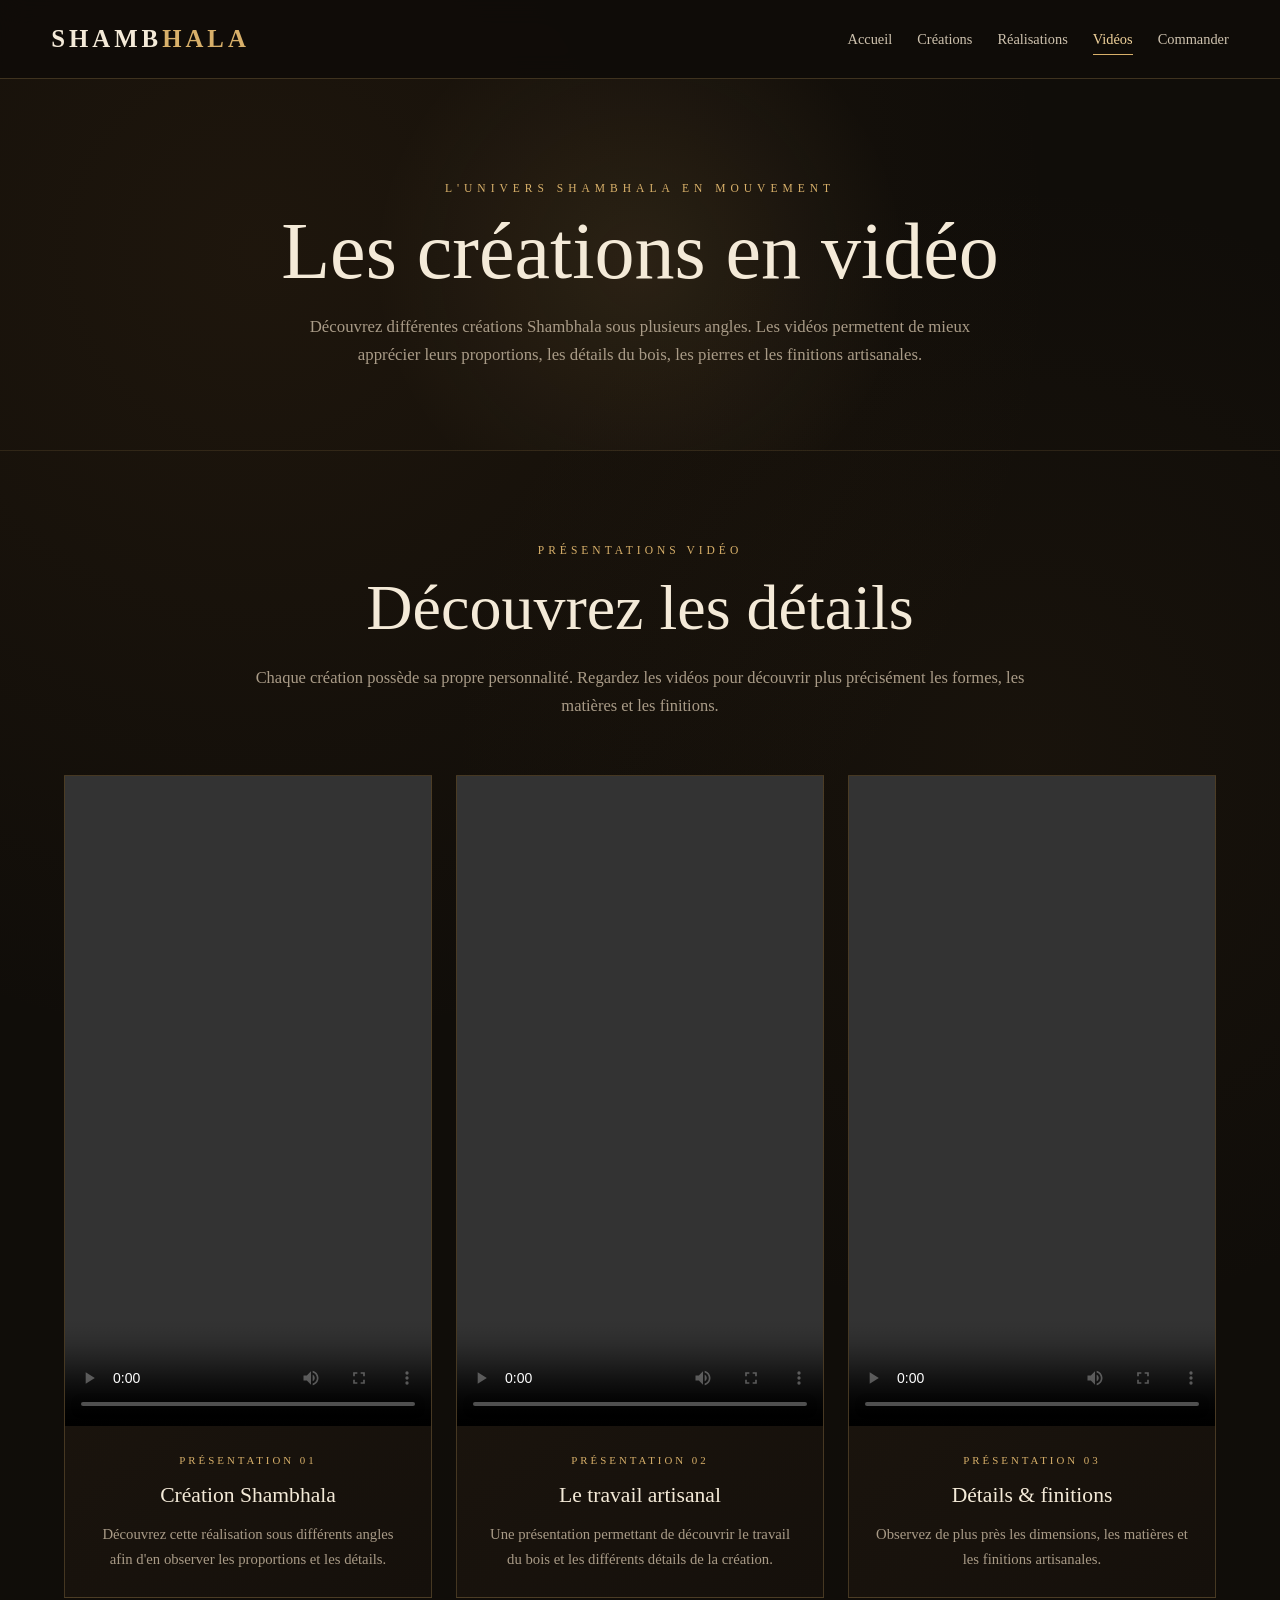
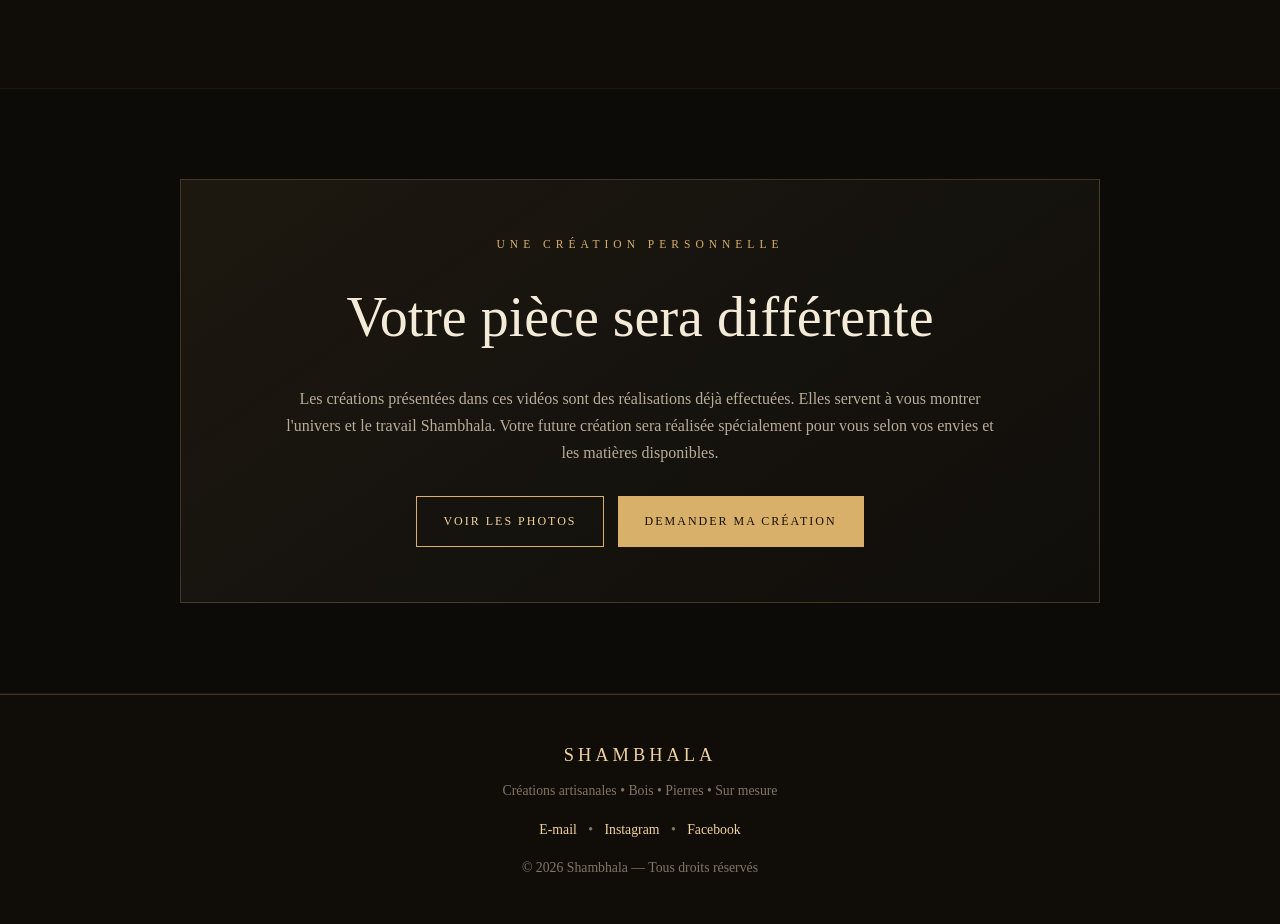
<file: videos.html>
<!DOCTYPE html>
<html lang="fr">

<head>
  <meta charset="UTF-8">
  <meta name="viewport" content="width=device-width, initial-scale=1.0">

  <title>Vidéos | Shambhala</title>

  <meta
    name="description"
    content="Découvrez en vidéo les créations artisanales Shambhala, leurs détails, leurs formes et leurs finitions."
  >

  <link rel="stylesheet" href="style.css">
</head>


<body>

  <!-- =========================
       MENU
  ========================== -->

  <header>

    <nav>

      <a href="index.html" class="logo">
        SHAMB<span>HALA</span>
      </a>

      <ul class="nav-links">

        <li>
          <a href="index.html">
            Accueil
          </a>
        </li>

        <li>
          <a href="creations.html">
            Créations
          </a>
        </li>

        <li>
          <a href="realisations.html">
            Réalisations
          </a>
        </li>

        <li>
          <a href="videos.html" class="active">
            Vidéos
          </a>
        </li>

        <li>
          <a href="commande.html">
            Commander
          </a>
        </li>

      </ul>

    </nav>

  </header>


  <!-- =========================
       TITRE
  ========================== -->

  <main class="page-hero">

    <div class="container">

      <div class="petit-titre">
        L'univers Shambhala en mouvement
      </div>

      <h1>
        Les créations en vidéo
      </h1>

      <p>
        Découvrez différentes créations Shambhala
        sous plusieurs angles.

        Les vidéos permettent de mieux apprécier
        leurs proportions, les détails du bois,
        les pierres et les finitions artisanales.
      </p>

    </div>

  </main>


  <!-- =========================
       VIDEOS
  ========================== -->

  <section class="section">

    <div class="container">

      <div class="titre-section">

        <div class="mini">
          Présentations vidéo
        </div>

        <h2>
          Découvrez les détails
        </h2>

        <p>
          Chaque création possède sa propre personnalité.
          Regardez les vidéos pour découvrir
          plus précisément les formes,
          les matières et les finitions.
        </p>

      </div>


      <div class="video-grid">


        <!-- =====================
             VIDEO 1
        ====================== -->

        <article class="video-card">

          <video
            controls
            playsinline
            preload="metadata"
          >

            <source
              src="28631.mp4"
              type="video/mp4"
            >

            Votre navigateur ne peut pas lire cette vidéo.

          </video>


          <div class="video-info">

            <div class="numero">
              Présentation 01
            </div>

            <h2>
              Création Shambhala
            </h2>

            <p>
              Découvrez cette réalisation
              sous différents angles
              afin d'en observer
              les proportions et les détails.
            </p>

          </div>

        </article>


        <!-- =====================
             VIDEO 2
        ====================== -->

        <article class="video-card">

          <video
            controls
            playsinline
            preload="metadata"
          >

            <source
              src="28635.mp4"
              type="video/mp4"
            >

            Votre navigateur ne peut pas lire cette vidéo.

          </video>


          <div class="video-info">

            <div class="numero">
              Présentation 02
            </div>

            <h2>
              Le travail artisanal
            </h2>

            <p>
              Une présentation permettant
              de découvrir le travail du bois
              et les différents détails
              de la création.
            </p>

          </div>

        </article>


        <!-- =====================
             VIDEO 3
        ====================== -->

        <article class="video-card">

          <video
            controls
            playsinline
            preload="metadata"
          >

            <source
              src="28636.mp4"
              type="video/mp4"
            >

            Votre navigateur ne peut pas lire cette vidéo.

          </video>


          <div class="video-info">

            <div class="numero">
              Présentation 03
            </div>

            <h2>
              Détails & finitions
            </h2>

            <p>
              Observez de plus près
              les dimensions,
              les matières
              et les finitions artisanales.
            </p>

          </div>

        </article>

      </div>

    </div>

  </section>


  <!-- =========================
       EXPLICATION
  ========================== -->

  <section class="section section-sombre">

    <div class="container">

      <div class="sur-mesure-box">

        <div class="petit-titre">
          Une création personnelle
        </div>

        <h2>
          Votre pièce sera différente
        </h2>

        <p>
          Les créations présentées dans ces vidéos
          sont des réalisations déjà effectuées.

          Elles servent à vous montrer
          l'univers et le travail Shambhala.

          Votre future création sera réalisée
          spécialement pour vous
          selon vos envies
          et les matières disponibles.
        </p>

        <div class="boutons">

          <a
            href="realisations.html"
            class="btn btn-contour"
          >
            Voir les photos
          </a>

          <a
            href="commande.html"
            class="btn"
          >
            Demander ma création
          </a>

        </div>

      </div>

    </div>

  </section>


  <!-- =========================
       FOOTER
  ========================== -->

  <footer>

    <div class="container">

      <div class="footer-logo">
        SHAMBHALA
      </div>

      <p>
        Créations artisanales • Bois • Pierres • Sur mesure
      </p>

      <div class="footer-liens">

        <a href="mailto:Shambhalauniverse@gmail.com">
          E-mail
        </a>

        •

        <a
          href="https://www.instagram.com/shambhalauniverse?stkn=azVxcGFlYjRweXJx"
          target="_blank"
          rel="noopener noreferrer"
        >
          Instagram
        </a>

        •

        <a
          href="https://www.facebook.com/profile.php?id=61575640141651"
          target="_blank"
          rel="noopener noreferrer"
        >
          Facebook
        </a>

      </div>

      <p style="margin-top:15px;">
        © 2026 Shambhala — Tous droits réservés
      </p>

    </div>

  </footer>


</body>

</html>
</file>
<file: style.css>
/* =========================================================
   SHAMBHALA
   Feuille de style principale
========================================================= */


/* =========================================================
   VARIABLES / COULEURS
========================================================= */

:root {
  --fond: #100d09;
  --fond-clair: #18120c;
  --carte: #1d1710;

  --or: #d8b06a;
  --or-clair: #f0d29b;

  --creme: #f4ead8;

  --texte: #d8cdbb;
  --texte-doux: #a99b87;

  --bordure: rgba(216, 176, 106, 0.24);
}


/* =========================================================
   BASE
========================================================= */

* {
  margin: 0;
  padding: 0;
  box-sizing: border-box;
}

html {
  scroll-behavior: smooth;
}

body {
  min-height: 100vh;

  font-family: Georgia, "Times New Roman", serif;

  background:
    radial-gradient(
      circle at 20% 10%,
      rgba(125, 82, 35, 0.13),
      transparent 32%
    ),
    radial-gradient(
      circle at 80% 30%,
      rgba(93, 65, 31, 0.11),
      transparent 28%
    ),
    var(--fond);

  color: var(--texte);

  line-height: 1.7;
}

img,
video {
  display: block;
  max-width: 100%;
}

a {
  color: inherit;
  text-decoration: none;
}

button,
input,
select,
textarea {
  font: inherit;
}

.container {
  width: min(1180px, 90%);
  margin: auto;
}


/* =========================================================
   MENU PRINCIPAL
========================================================= */

header {
  position: sticky;

  top: 0;

  z-index: 1000;

  background: rgba(16, 13, 9, 0.96);

  backdrop-filter: blur(12px);

  border-bottom: 1px solid var(--bordure);
}

nav {
  width: min(1180px, 92%);

  min-height: 78px;

  margin: auto;

  display: flex;

  align-items: center;

  justify-content: space-between;

  gap: 25px;
}


/* LOGO */

.logo {
  color: var(--creme);

  font-size: 1.55rem;

  letter-spacing: 4px;

  font-weight: bold;

  transition: 0.25s;
}

.logo span {
  color: var(--or);
}

.logo:hover {
  color: var(--or-clair);
}


/* LIENS MENU */

.nav-links {
  display: flex;

  align-items: center;

  gap: 25px;

  list-style: none;
}

.nav-links a {
  position: relative;

  color: #cfc3af;

  font-size: 0.9rem;

  padding: 27px 0;

  transition: 0.25s;
}

.nav-links a:hover,
.nav-links a.active {
  color: var(--or-clair);
}

.nav-links a::after {
  content: "";

  position: absolute;

  left: 0;

  bottom: 19px;

  width: 0;

  height: 1px;

  background: var(--or);

  transition: 0.25s;
}

.nav-links a:hover::after,
.nav-links a.active::after {
  width: 100%;
}


/* =========================================================
   TITRES
========================================================= */

.petit-titre {
  color: var(--or);

  text-transform: uppercase;

  letter-spacing: 5px;

  font-size: 0.72rem;

  margin-bottom: 15px;
}

.titre-section {
  max-width: 800px;

  margin: 0 auto 55px;

  text-align: center;
}

.titre-section .mini {
  color: var(--or);

  text-transform: uppercase;

  letter-spacing: 4px;

  font-size: 0.72rem;

  margin-bottom: 12px;
}

.titre-section h1,
.titre-section h2 {
  color: var(--creme);

  font-size: clamp(2.5rem, 5vw, 4rem);

  line-height: 1.12;

  font-weight: normal;

  margin-bottom: 20px;
}

.titre-section p {
  color: var(--texte-doux);

  font-size: 1.03rem;
}


/* =========================================================
   BOUTONS
========================================================= */

.btn {
  display: inline-block;

  padding: 14px 26px;

  border: 1px solid var(--or);

  background: var(--or);

  color: #171008;

  text-transform: uppercase;

  letter-spacing: 2px;

  font-size: 0.75rem;

  cursor: pointer;

  transition: 0.25s;
}

.btn:hover {
  background: var(--or-clair);

  border-color: var(--or-clair);

  transform: translateY(-2px);
}

.btn-contour {
  background: transparent;

  color: var(--or-clair);
}

.btn-contour:hover {
  background: var(--or-clair);

  color: #171008;
}

.boutons {
  display: flex;

  justify-content: center;

  align-items: center;

  flex-wrap: wrap;

  gap: 14px;
}


/* =========================================================
   HERO / ACCUEIL
========================================================= */

.hero {
  min-height: 82vh;

  display: flex;

  align-items: center;

  position: relative;

  overflow: hidden;

  text-align: center;
}

.hero::before {
  content: "";

  position: absolute;

  inset: 0;

  background:
    radial-gradient(
      circle at center,
      rgba(156, 105, 46, 0.15),
      transparent 43%
    );

  pointer-events: none;
}

.hero-content {
  width: min(920px, 92%);

  margin: auto;

  padding: 90px 0;

  position: relative;

  z-index: 1;
}

.hero h1 {
  color: var(--creme);

  font-size: clamp(4rem, 10vw, 7.5rem);

  line-height: 0.95;

  font-weight: normal;

  letter-spacing: 2px;

  margin-bottom: 28px;
}

.hero-sous-titre {
  color: var(--or-clair);

  font-size: clamp(0.9rem, 2vw, 1.25rem);

  letter-spacing: 4px;

  margin-bottom: 25px;
}

.hero p {
  max-width: 720px;

  margin: 0 auto 35px;

  color: #c9bdab;

  font-size: 1.08rem;
}


/* =========================================================
   BANDEAU DE PAGE
   Pour Créations / Réalisations / Vidéos / Commander
========================================================= */

.page-hero {
  padding: 100px 0 80px;

  text-align: center;

  border-bottom: 1px solid rgba(216, 176, 106, 0.12);

  background:
    radial-gradient(
      circle at center,
      rgba(216, 176, 106, 0.1),
      transparent 40%
    );
}

.page-hero .petit-titre {
  margin-bottom: 12px;
}

.page-hero h1 {
  color: var(--creme);

  font-size: clamp(3rem, 7vw, 5rem);

  line-height: 1;

  font-weight: normal;

  margin-bottom: 22px;
}

.page-hero p {
  max-width: 720px;

  margin: auto;

  color: var(--texte-doux);

  font-size: 1.05rem;
}


/* =========================================================
   SECTIONS
========================================================= */

.section {
  padding: 90px 0;
}

.section-sombre {
  background: rgba(0, 0, 0, 0.16);

  border-top: 1px solid rgba(216, 176, 106, 0.08);

  border-bottom: 1px solid rgba(216, 176, 106, 0.08);
}


/* =========================================================
   PRESENTATION ACCUEIL
========================================================= */

.presentation {
  display: grid;

  grid-template-columns: 1fr 1fr;

  gap: 65px;

  align-items: center;
}

.presentation-photo {
  position: relative;
}

.presentation-photo img {
  width: 100%;

  height: 520px;

  object-fit: cover;

  border: 1px solid var(--bordure);
}

.presentation-photo::after {
  content: "";

  position: absolute;

  width: 75%;

  height: 75%;

  right: -15px;

  bottom: -15px;

  border-right: 1px solid var(--or);

  border-bottom: 1px solid var(--or);

  opacity: 0.4;

  pointer-events: none;
}

.presentation-texte h2 {
  color: var(--creme);

  font-size: clamp(2.2rem, 4vw, 3.3rem);

  line-height: 1.15;

  font-weight: normal;

  margin-bottom: 25px;
}

.presentation-texte p {
  color: #bdb09e;

  margin-bottom: 18px;
}

.signature {
  color: var(--or-clair);

  font-style: italic;

  font-size: 1.1rem;

  margin-top: 25px;
}


/* =========================================================
   CARTES DE NAVIGATION ACCUEIL
========================================================= */

.navigation-cartes {
  display: grid;

  grid-template-columns: repeat(3, 1fr);

  gap: 22px;
}

.navigation-carte {
  min-height: 270px;

  padding: 40px 30px;

  display: flex;

  flex-direction: column;

  align-items: center;

  justify-content: center;

  text-align: center;

  background:
    linear-gradient(
      145deg,
      #221a11,
      #15100b
    );

  border: 1px solid var(--bordure);

  transition: 0.3s;
}

.navigation-carte:hover {
  transform: translateY(-6px);

  border-color: var(--or);
}

.navigation-carte .icone {
  color: var(--or);

  font-size: 1.6rem;

  margin-bottom: 15px;
}

.navigation-carte h3 {
  color: var(--creme);

  font-size: 1.65rem;

  font-weight: normal;

  margin-bottom: 12px;
}

.navigation-carte p {
  color: var(--texte-doux);

  font-size: 0.94rem;

  margin-bottom: 20px;
}

.navigation-carte .decouvrir {
  color: var(--or-clair);

  text-transform: uppercase;

  letter-spacing: 2px;

  font-size: 0.7rem;
}


/* =========================================================
   CREATIONS
========================================================= */

.creation-grid {
  display: grid;

  grid-template-columns: repeat(2, 1fr);

  gap: 28px;

  max-width: 950px;

  margin: auto;
}

.creation-card {
  padding: 48px 38px;

  text-align: center;

  background:
    linear-gradient(
      145deg,
      #241b12,
      var(--carte)
    );

  border: 1px solid var(--bordure);

  transition: 0.3s;
}

.creation-card:hover {
  transform: translateY(-5px);

  border-color: rgba(216, 176, 106, 0.55);
}

.creation-card::before {
  content: "✦";

  display: block;

  color: var(--or);

  font-size: 1.6rem;

  margin-bottom: 15px;
}

.creation-card h2,
.creation-card h3 {
  color: var(--creme);

  font-size: 1.8rem;

  font-weight: normal;

  margin-bottom: 10px;
}

.prix {
  color: var(--or-clair);

  font-size: 1.45rem;

  margin-bottom: 20px;
}

.creation-card p {
  color: var(--texte-doux);

  margin-bottom: 28px;
}

.important {
  max-width: 850px;

  margin: 40px auto 0;

  padding: 25px;

  background: rgba(216, 176, 106, 0.06);

  border-left: 2px solid var(--or);

  color: #c5b8a5;
}


/* =========================================================
   GALERIE
========================================================= */

.galerie {
  display: grid;

  grid-template-columns: repeat(3, 1fr);

  gap: 18px;
}

.photo {
  position: relative;

  height: 430px;

  overflow: hidden;

  background: #19130e;

  border: 1px solid rgba(216, 176, 106, 0.15);
}

.photo img {
  width: 100%;

  height: 100%;

  object-fit: cover;

  transition: 0.5s;
}

.photo:hover img {
  transform: scale(1.045);
}

.legende {
  position: absolute;

  left: 0;
  right: 0;
  bottom: 0;

  padding: 60px 20px 20px;

  background:
    linear-gradient(
      transparent,
      rgba(8, 6, 4, 0.96)
    );

  color: var(--creme);
}

.legende span {
  display: block;

  color: var(--or);

  text-transform: uppercase;

  letter-spacing: 2px;

  font-size: 0.68rem;
}

.note-galerie {
  max-width: 800px;

  margin: 38px auto 0;

  text-align: center;

  color: var(--texte-doux);

  font-style: italic;
}


/* =========================================================
   VIDEOS
========================================================= */

.video-grid {
  display: grid;

  grid-template-columns: repeat(3, 1fr);

  gap: 24px;
}

.video-card {
  overflow: hidden;

  background:
    linear-gradient(
      145deg,
      #211910,
      #15100b
    );

  border: 1px solid var(--bordure);
}

.video-card video {
  width: 100%;

  aspect-ratio: 9 / 16;

  max-height: 650px;

  object-fit: contain;

  background: #000;
}

.video-info {
  padding: 25px;

  text-align: center;
}

.video-info .numero {
  color: var(--or);

  text-transform: uppercase;

  letter-spacing: 3px;

  font-size: 0.68rem;

  margin-bottom: 8px;
}

.video-info h2,
.video-info h3 {
  color: var(--creme);

  font-size: 1.35rem;

  font-weight: normal;

  margin-bottom: 8px;
}

.video-info p {
  color: var(--texte-doux);

  font-size: 0.92rem;
}


/* =========================================================
   ETAPES DE COMMANDE
========================================================= */

.etapes {
  display: grid;

  grid-template-columns: repeat(4, 1fr);

  gap: 20px;
}

.etape {
  padding: 28px 15px 15px;

  border-top: 1px solid var(--or);
}

.etape-numero {
  color: var(--or);

  font-size: 0.7rem;

  letter-spacing: 3px;

  margin-bottom: 13px;
}

.etape h3 {
  color: var(--creme);

  font-size: 1.3rem;

  font-weight: normal;

  margin-bottom: 10px;
}

.etape p {
  color: var(--texte-doux);

  font-size: 0.94rem;
}


/* =========================================================
   ENCADRE SUR MESURE
========================================================= */

.sur-mesure-box {
  max-width: 920px;

  margin: auto;

  padding: 55px;

  text-align: center;

  background:
    linear-gradient(
      145deg,
      rgba(216, 176, 106, 0.08),
      rgba(255, 255, 255, 0.01)
    );

  border: 1px solid var(--bordure);
}

.sur-mesure-box h2 {
  color: var(--creme);

  font-size: clamp(2.2rem, 5vw, 3.5rem);

  font-weight: normal;

  margin-bottom: 20px;
}

.sur-mesure-box p {
  max-width: 720px;

  margin: 0 auto 30px;

  color: #b9ac99;
}


/* =========================================================
   FORMULAIRE
========================================================= */

.contact-formulaire {
  max-width: 850px;

  margin: auto;

  padding: 45px;

  background:
    linear-gradient(
      145deg,
      #211910,
      #15100b
    );

  border: 1px solid var(--bordure);
}

.form-groupe {
  margin-bottom: 23px;
}

.form-groupe label {
  display: block;

  color: var(--or-clair);

  margin-bottom: 8px;

  font-size: 0.95rem;
}

.form-groupe input,
.form-groupe select,
.form-groupe textarea {
  width: 100%;

  padding: 15px;

  background: #100d09;

  border: 1px solid var(--bordure);

  color: var(--creme);

  outline: none;

  transition: 0.25s;
}

.form-groupe textarea {
  min-height: 170px;

  resize: vertical;
}

.form-groupe input:focus,
.form-groupe select:focus,
.form-groupe textarea:focus {
  border-color: var(--or);
}

.form-groupe select option {
  background: #100d09;

  color: var(--creme);
}

.form-bouton {
  text-align: center;

  margin-top: 30px;
}

.form-info {
  max-width: 700px;

  margin: 25px auto 0;

  color: var(--texte-doux);

  text-align: center;

  font-size: 0.9rem;
}


/* =========================================================
   MESSAGE FORMULAIRE
========================================================= */

.message-formulaire {
  display: none;

  margin-top: 25px;

  padding: 18px;

  text-align: center;

  border: 1px solid var(--or);

  color: var(--or-clair);

  background: rgba(216, 176, 106, 0.06);
}

.message-formulaire.visible {
  display: block;
}


/* =========================================================
   CONTACT / RESEAUX SOCIAUX
========================================================= */

.contact-direct {
  max-width: 900px;

  margin: auto;

  text-align: center;
}

.contact-direct h2 {
  color: var(--creme);

  font-size: clamp(2rem, 5vw, 3rem);

  font-weight: normal;

  margin-bottom: 15px;
}

.contact-direct > p {
  max-width: 680px;

  margin: 0 auto 30px;

  color: var(--texte-doux);
}

.reseaux {
  display: grid;

  grid-template-columns: repeat(3, 1fr);

  gap: 16px;

  margin-top: 30px;
}

.reseau {
  display: block;

  padding: 27px 18px;

  background: rgba(216, 176, 106, 0.05);

  border: 1px solid var(--bordure);

  transition: 0.25s;
}

.reseau:hover {
  transform: translateY(-4px);

  background: rgba(216, 176, 106, 0.11);

  border-color: var(--or);
}

.reseau strong {
  display: block;

  color: var(--or-clair);

  font-size: 1.08rem;

  margin-bottom: 6px;
}

.reseau span {
  color: var(--texte-doux);

  font-size: 0.85rem;

  overflow-wrap: anywhere;
}


/* =========================================================
   APPEL A L'ACTION
========================================================= */

.cta {
  padding: 85px 0;

  text-align: center;

  background:
    radial-gradient(
      circle at center,
      rgba(216, 176, 106, 0.09),
      transparent 45%
    );
}

.cta h2 {
  color: var(--creme);

  font-size: clamp(2.2rem, 5vw, 3.5rem);

  font-weight: normal;

  margin-bottom: 18px;
}

.cta p {
  max-width: 700px;

  margin: 0 auto 30px;

  color: var(--texte-doux);
}


/* =========================================================
   FOOTER
========================================================= */

footer {
  padding: 45px 0;

  border-top: 1px solid var(--bordure);

  text-align: center;

  color: #817563;

  font-size: 0.86rem;
}

.footer-logo {
  color: var(--or-clair);

  letter-spacing: 4px;

  font-size: 1.15rem;

  margin-bottom: 8px;
}

.footer-liens {
  margin-top: 15px;
}

.footer-liens a {
  color: var(--or-clair);

  margin: 0 8px;
}

.footer-liens a:hover {
  text-decoration: underline;
}


/* =========================================================
   TABLETTE
========================================================= */

@media (max-width: 950px) {

  nav {
    flex-direction: column;

    padding: 14px 0;
  }

  .nav-links {
    justify-content: center;

    flex-wrap: wrap;

    gap: 8px 18px;
  }

  .nav-links a {
    padding: 5px 0;
  }

  .nav-links a::after {
    bottom: 0;
  }

  .presentation {
    grid-template-columns: 1fr;
  }

  .presentation-photo img {
    height: 500px;
  }

  .navigation-cartes {
    grid-template-columns: repeat(2, 1fr);
  }

  .galerie {
    grid-template-columns: repeat(2, 1fr);
  }

  .video-grid {
    grid-template-columns: 1fr;

    max-width: 520px;

    margin: auto;
  }

  .etapes {
    grid-template-columns: repeat(2, 1fr);
  }

  .reseaux {
    grid-template-columns: 1fr;
  }

}


/* =========================================================
   TELEPHONE
========================================================= */

@media (max-width: 680px) {

  .container {
    width: 91%;
  }

  header {
    position: relative;
  }

  nav {
    min-height: auto;
  }

  .logo {
    font-size: 1.4rem;
  }

  .nav-links {
    font-size: 0.85rem;

    gap: 7px 13px;
  }

  .hero {
    min-height: 72vh;
  }

  .hero-content {
    padding: 65px 0;
  }

  .hero h1 {
    font-size: clamp(3.5rem, 18vw, 5rem);
  }

  .hero-sous-titre {
    letter-spacing: 2px;
  }

  .page-hero {
    padding: 70px 0 60px;
  }

  .section {
    padding: 70px 0;
  }

  .presentation-photo img {
    height: 420px;
  }

  .navigation-cartes,
  .creation-grid,
  .galerie,
  .etapes {
    grid-template-columns: 1fr;
  }

  .photo {
    height: 470px;
  }

  .sur-mesure-box {
    padding: 40px 22px;
  }

  .contact-formulaire {
    padding: 30px 20px;
  }

  .btn {
    width: 100%;

    max-width: 330px;

    text-align: center;
  }

}


/* =========================================================
   PETITS TELEPHONES
========================================================= */

@media (max-width: 420px) {

  .nav-links {
    gap: 6px 10px;
  }

  .nav-links a {
    font-size: 0.78rem;
  }

  .photo {
    height: 400px;
  }

  .contact-formulaire {
    padding: 25px 15px;
  }

}
/* =========================================
   OPTIMISATION SMARTPHONE
========================================= */

@media (max-width: 680px) {

  /* Un peu plus d'espace sur les côtés */
  .container {
    width: 90%;
  }

  /* Menu plus compact */
  nav {
    padding: 14px 4%;
  }

  .logo {
    font-size: 1.05rem;
  }

  .nav-links {
    gap: 10px;
  }

  .nav-links a {
    font-size: 0.72rem;
  }

  /* Grand titre de l'accueil */
  .hero h1 {
    font-size: clamp(2.7rem, 14vw, 4.2rem);
    line-height: 0.95;
    letter-spacing: 0.02em;
    overflow-wrap: normal;
    word-break: normal;
  }

  /* Texte sous SHAMBHALA */
  .hero-sous-titre {
    font-size: 0.75rem;
    letter-spacing: 0.14em;
  }

  .hero p {
    font-size: 0.95rem;
    line-height: 1.7;
  }

  /* Titres des autres pages */
  .page-hero h1 {
    font-size: 2.35rem;
    line-height: 1.1;
  }

  .page-hero p {
    font-size: 0.95rem;
    line-height: 1.7;
  }

  /* Titres des sections */
  .titre-section h2 {
    font-size: 1.8rem;
  }

  .titre-section p {
    font-size: 0.95rem;
  }

  /* Cartes */
  .creation-card h2,
  .video-info h2,
  .sur-mesure-box h2,
  .contact-direct h2 {
    font-size: 1.6rem;
  }

  .creation-card p,
  .video-info p,
  .etape p,
  .sur-mesure-box p,
  .contact-direct p {
    font-size: 0.93rem;
  }
</file>
